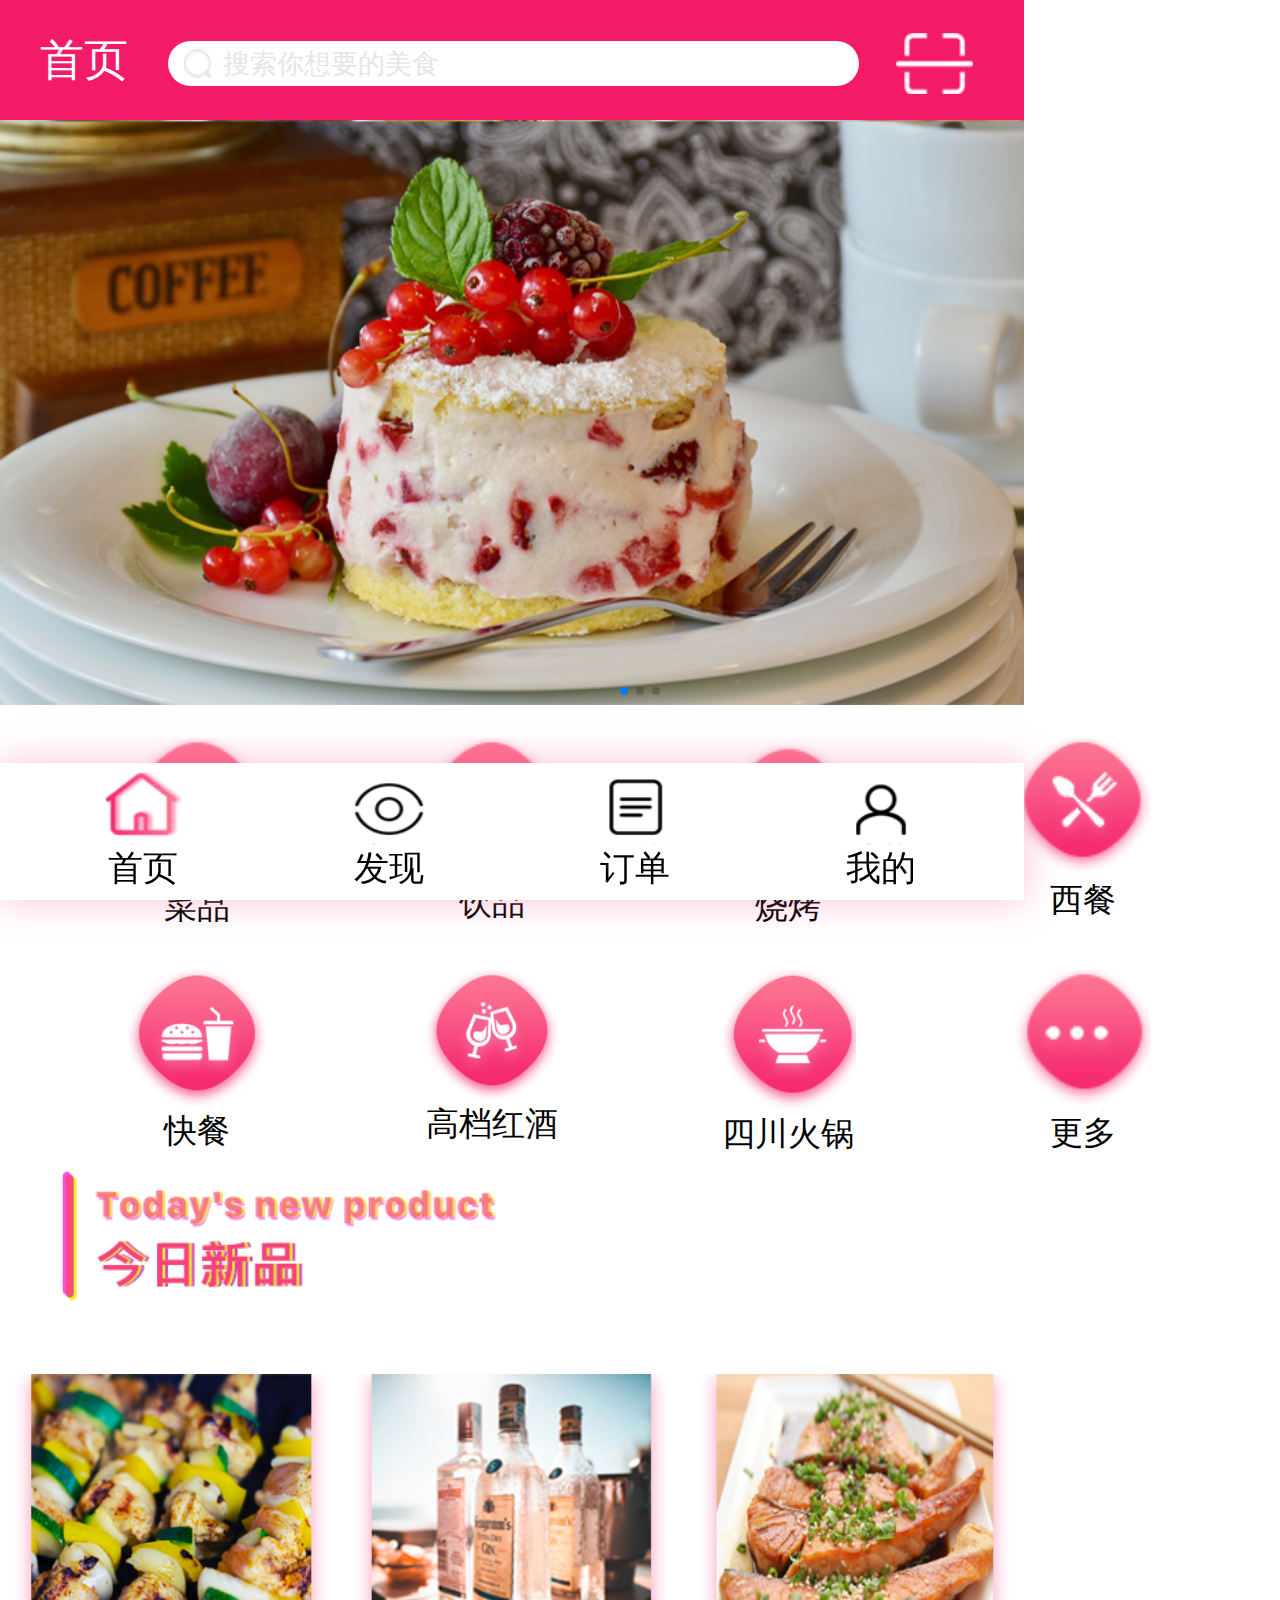
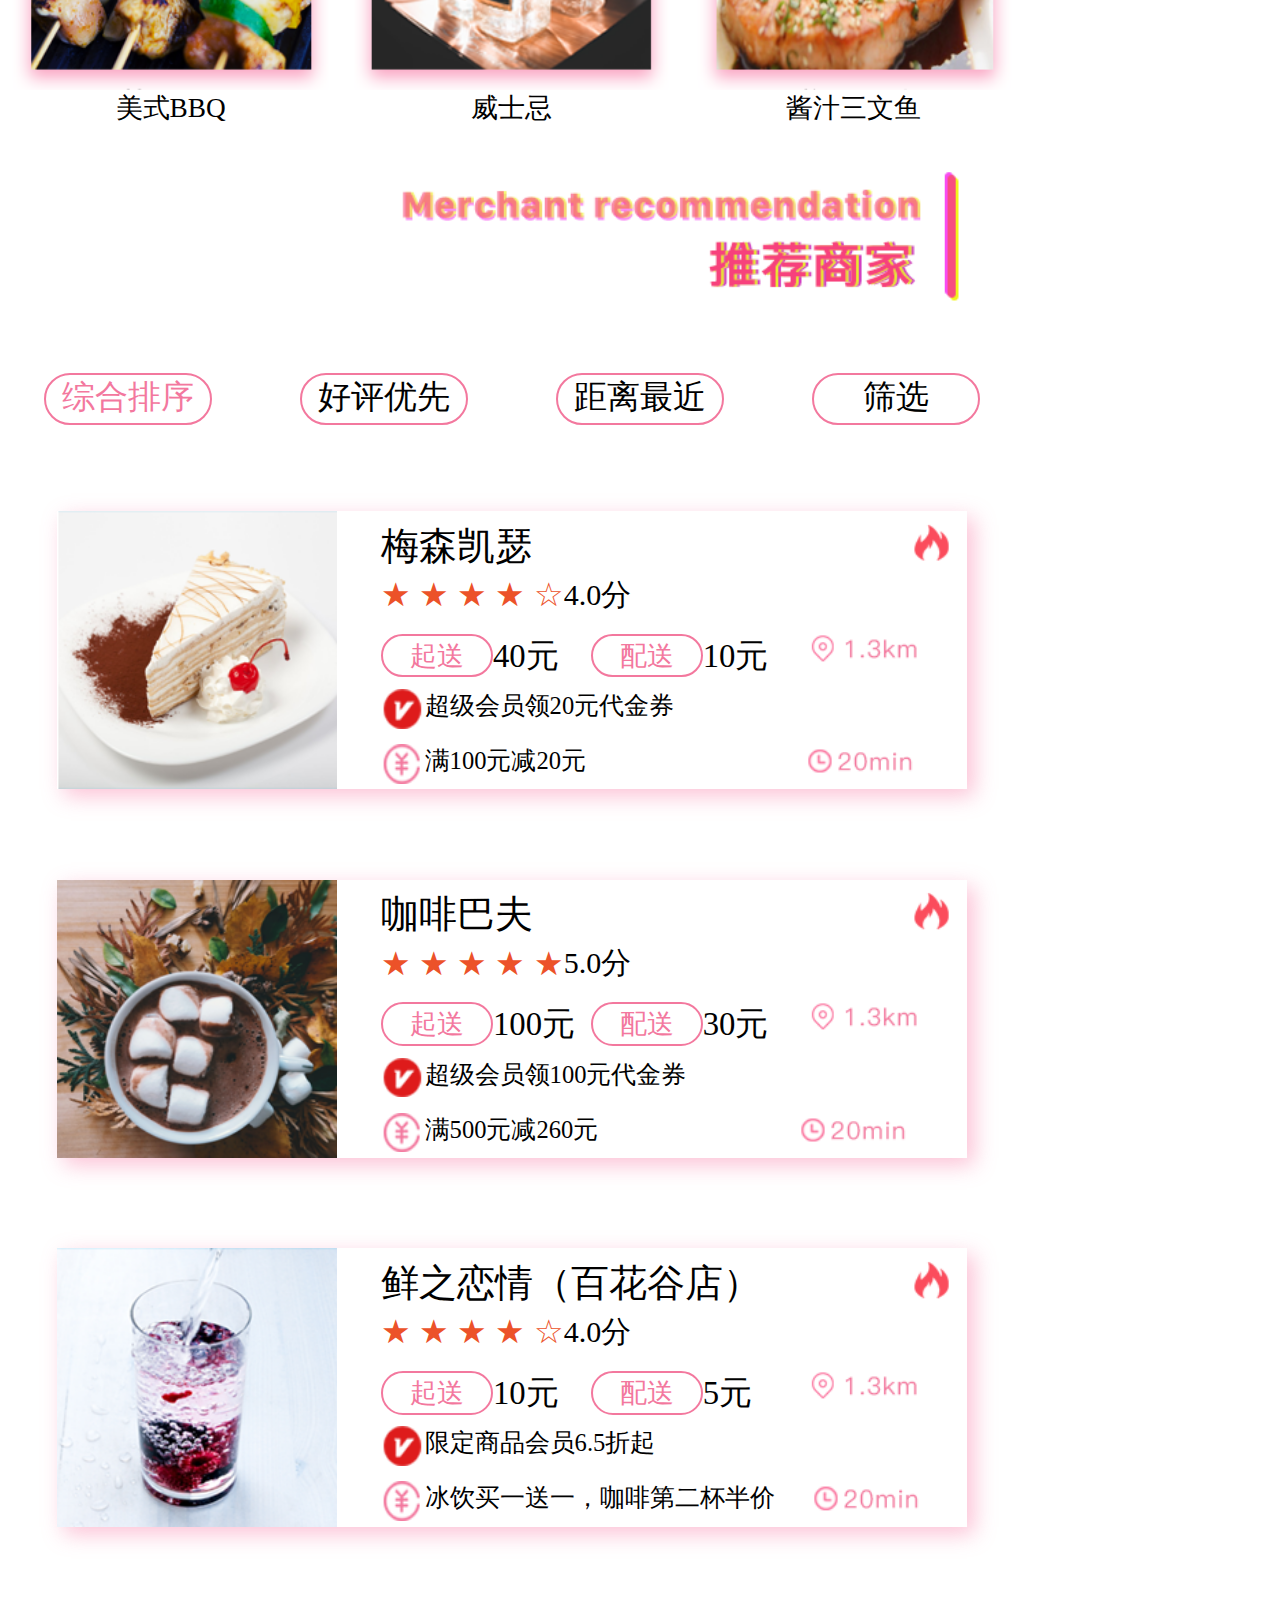
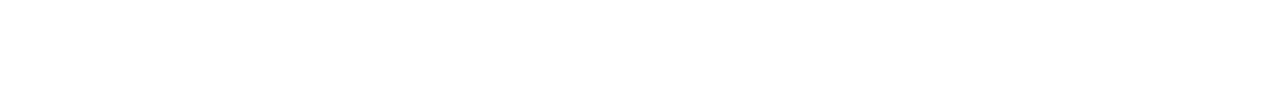
<file: index.html>
<!DOCTYPE html>
<html lang="en">
<head>
	<meta name="viewport" content="width=device-width,initial-scale=1.0,user-scalable=no">
	<meta charset="UTF-8">
	<title>喵先森首页</title>
	<link rel="stylesheet" href="css/swiper-4.4.1.min.css">
	<link rel="stylesheet" href="css/phone.css">
	<link rel="stylesheet" href="css/index.css">
</head>
<body>
	<!-- 顶部开始 -->
	<header>
		<a>首页</a>
		<input type="text" placeholder="搜索你想要的美食">
		<div class="scan">
			<img src="img/scan.png" alt="">
		</div>
	</header>
	<!-- 顶部结束 -->

	<!-- 轮播图开始 -->
	<div class="banner">
		<div class="swiper-container">
			<div class="swiper-wrapper">
				<div class="swiper-slide"><img src="img/banner.png" alt=""></div>
				<div class="swiper-slide"><img src="img/banner.png" alt=""></div>
				<div class="swiper-slide"><img src="img/banner.png" alt=""></div>
			</div>
			<!-- 如果需要分页器 -->
			<div class="swiper-pagination"></div>
		</div>
	</div>
	<!-- 轮播图结束 -->

	<!-- 美食分类开始 -->
	<nav>
		<ul>
			<li>
				<img src="img/c1.png" alt="">
				<a href="">菜品</a>
			</li>
			<li>
				<img src="img/c2.png" alt="">
				<a href="">饮品</a>
			</li>
			<li>
				<img src="img/c3.png" alt="">
				<a href="">烧烤</a>
			</li>
			<li>
				<img src="img/c4.png" alt="">
				<a href="">西餐</a>
			</li>
		</ul>
		<ul>
			<li class="second">
				<img src="img/c5.png" alt="">
				<a href="">快餐</a>
			</li>
			<li class="second">
				<img src="img/c6.png" alt="">
				<a href="">高档红酒</a>
			</li>
			<li class="second">
				<img src="img/c7.png" alt="">
				<a href="">四川火锅</a>
			</li>
			<li class="second">
				<img src="img/c8.png" alt="">
				<a href="">更多</a>
			</li>
		</ul>
	</nav>
	<!-- 美食分类结束 -->

	<!-- 今日标题开始 -->
	<div class="title">
		<img src="img/new.png" alt="">
	</div>
	<!-- 今日标题结束 -->

	<!-- 今日新品开始 -->
	<div class="new">
		<div class="pic">
			<img src="img/n1.png" alt="">
			<p>美式BBQ</p>
		</div>
		<div class="pic">
			<img src="img/n2.png" alt="">
			<p>威士忌</p>
		</div>
		<div class="pic">
			<img src="img/n3.png" alt="">
			<p>酱汁三文鱼</p>
		</div>
	</div>
	<!-- 今日新品结束 -->

	<!-- 推荐商家开始 -->
	<div class="title">
		<img src="img/merchant.png" alt="">
	</div>
	<!-- 推荐商家结束 -->
	
	<!-- 详情开始 -->
	<div class="details">
		<ul>
			<li>
				<p class="first">综合排序</p>
			</li>
			<li>
				<p>好评优先</p>
			</li>
			<li>
				<p>距离最近</p>
			</li>
			<li>
				<p>筛选</p>
			</li>
		</ul>
	</div>
	<!-- 详情结束 -->

	<!-- 列表开始 -->
	<div class="list">
		<div class="box">
			<div class="left">
				<a href="">
					<img src="img/p1_31.png" alt="">
				</a>
			</div>
			<div class="right">
				<div class="one">
					<p>梅森凯瑟</p>	
					<img src="img/hot.png" alt="">
				</div>
				<div class="two">
					<p>★ ★ ★ ★ ☆</p>
					<a href="">4.0分</a>
				</div>
				<div class="three">
					<div class="th-f">
						<div class="dis">起送</div>
						<a href="">40元</a>
					</div>
					<div class="th-f">
						<div class="dis">配送</div>
						<a href="">10元</a>
					</div>
					<div class="th-f">
						<img src="img/distance.png" alt="">
					</div>
				</div>
				<div class="four">
					<img src="img/v.png" alt="">
					<p>超级会员领20元代金券</p>
				</div>
				<div class="four">
					<img src="img/money.png" alt="">
					<p>满100元减20元</p>
					<img src="img/min_38.png" alt="" id="i1">
				</div>
			</div>
		</div>
		<div class="box">
			<div class="left">
				<a href="">
					<img src="img/p2_52.png" alt="">
				</a>
			</div>
			<div class="right">
				<div class="one">
					<p>咖啡巴夫</p>	
					<img src="img/hot.png" alt="">
				</div>
				<div class="two">
					<p>★ ★ ★ ★ ★</p>
					<a href="">5.0分</a>
				</div>
				<div class="three">
					<div class="th-f">
						<div class="dis">起送</div>
						<a href="">100元</a>
					</div>
					<div class="th-f">
						<div class="dis">配送</div>
						<a href="">30元</a>
					</div>
					<div class="th-f">
						<img src="img/distance.png" alt="">
					</div>
				</div>
				<div class="four">
					<img src="img/v.png" alt="">
					<p>超级会员领100元代金券</p>
				</div>
				<div class="four">
					<img src="img/money.png" alt="">
					<p>满500元减260元</p>
					<img src="img/min_38.png" alt="" id="i2">
				</div>
			</div>
		</div>
		<div class="box">
			<div class="left">
				<a href="commodity.html">
					<img src="img/p3_55.png" alt="">
				</a>
			</div>
			<div class="right">
				<div class="one">
					<p>鲜之恋情（百花谷店）</p>	
					<img src="img/hot.png" alt="">
				</div>
				<div class="two">
					<p>★ ★ ★ ★ ☆</p>
					<a href="">4.0分</a>
				</div>
				<div class="three">
					<div class="th-f">
						<div class="dis">起送</div>
						<a href="">10元</a>
					</div>
					<div class="th-f">
						<div class="dis">配送</div>
						<a href="">5元</a>
					</div>
					<div class="th-f">
						<img src="img/distance.png" alt="">
					</div>
				</div>
				<div class="four">
					<img src="img/v.png" alt="">
					<p>限定商品会员6.5折起</p>
				</div>
				<div class="four">
					<img src="img/money.png" alt="">
					<p>冰饮买一送一，咖啡第二杯半价</p>
					<img src="img/min_38.png" alt="" id="i3">
				</div>
			</div>
		</div>
	</div>
	<!-- 列表结束 -->
	
	<!-- 底部开始 -->
	<footer>
		<ul>
			<li>
				<a href="">
					<img src="img/home.png" alt="">
				</a>
				<a href="">首页</a>
			</li>
			<li>
				<a href="">
					<img src="img/eye.png" alt="">
				</a>
				<a href="">发现</a>
			</li>
			<li>
				<a href="">
					<img src="img/ding.png" alt="">
				</a>
				<a href="">订单</a>
			</li>
			<li>
				<a href="">
					<img src="img/my.png" alt="">
				</a>
				<a href="">我的</a>
			</li>
		</ul>
	</footer>
	<!-- 底部结束 -->
	<script src="js/swiper-4.4.1.min.js"></script>
	<script src="js/index.js"></script>
	<script>
        var mySwiper = new Swiper ('.swiper-container', {
            direction: 'horizontal',
            loop: true,

            // 如果需要分页器
            pagination: {
                el: '.swiper-pagination',
            },

            // 如果需要前进后退按钮
            navigation: {
                nextEl: '.swiper-button-next',
                prevEl: '.swiper-button-prev',
            },

            // 如果需要滚动条
            scrollbar: {
                el: '.swiper-scrollbar',
            },
            autoplay: {
                stopOnLastSlide: false,
            }
        })
	</script>
</body>
</html>
</file>
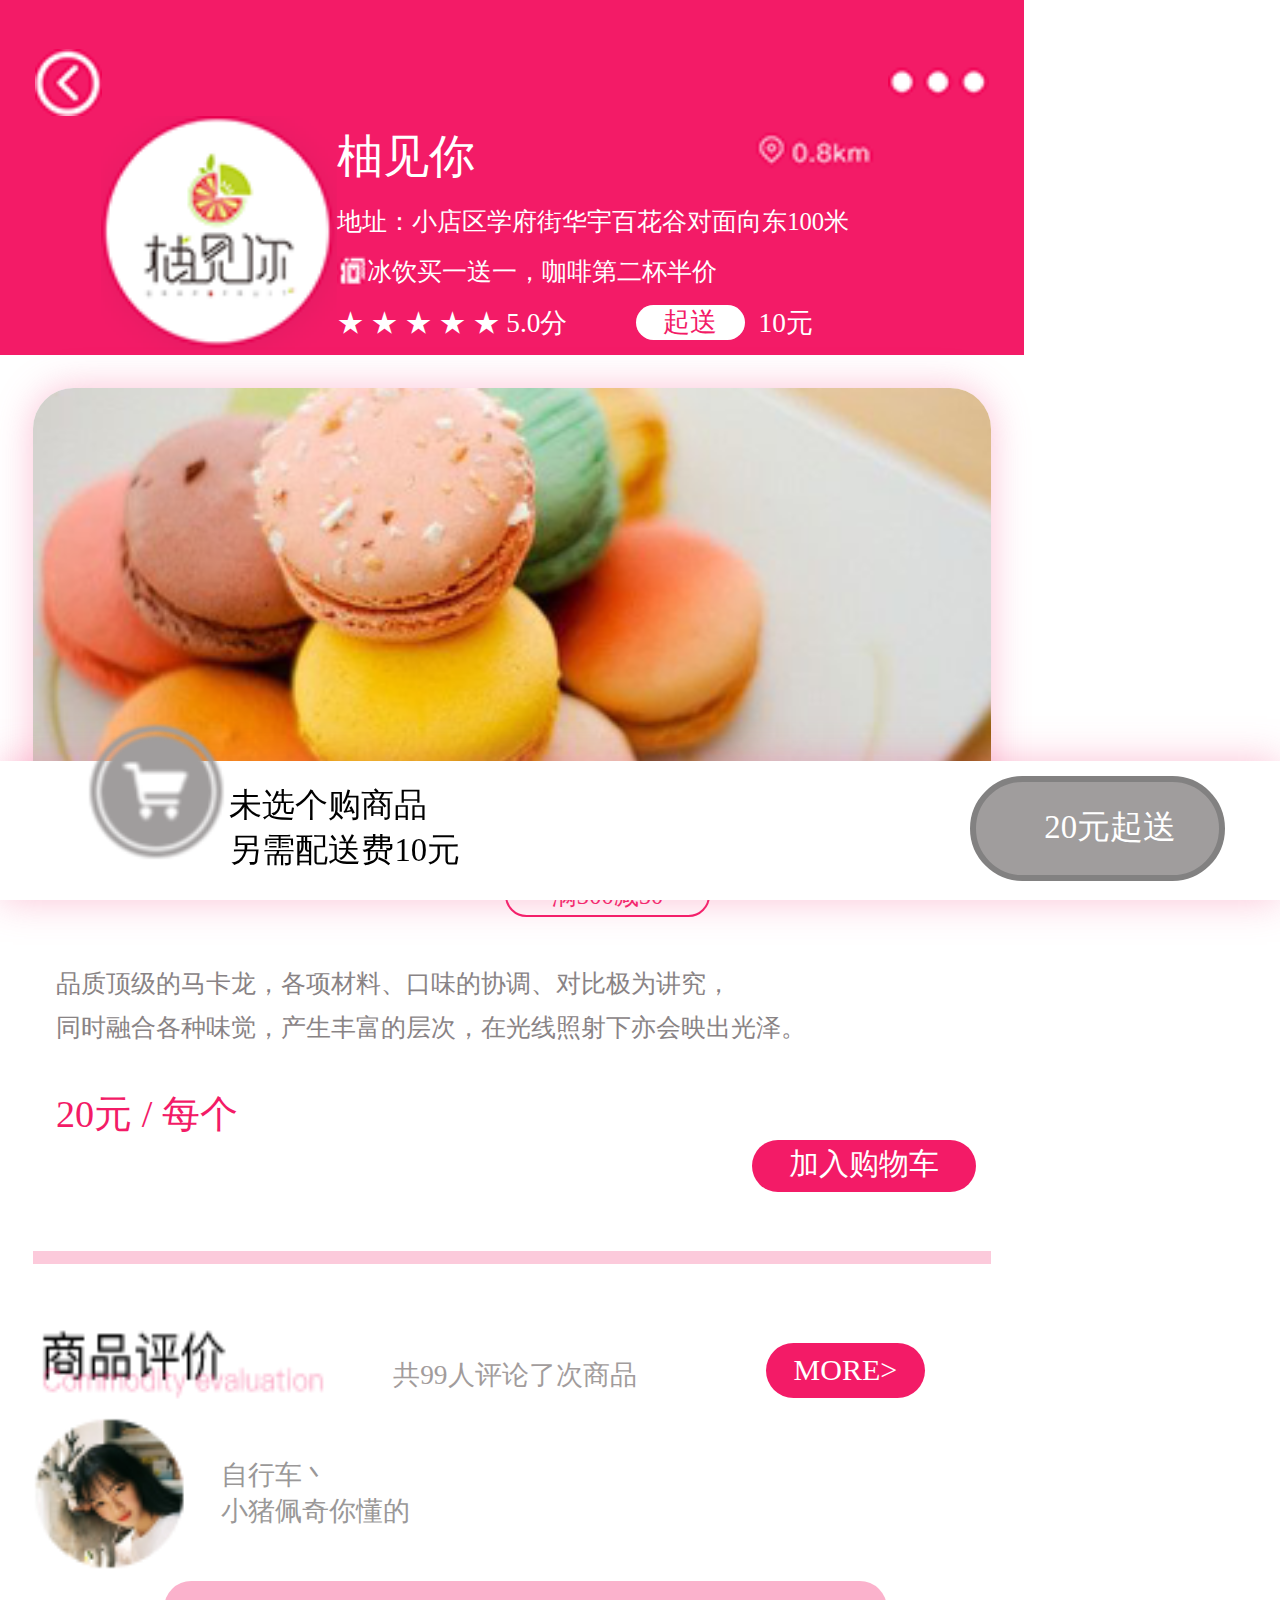
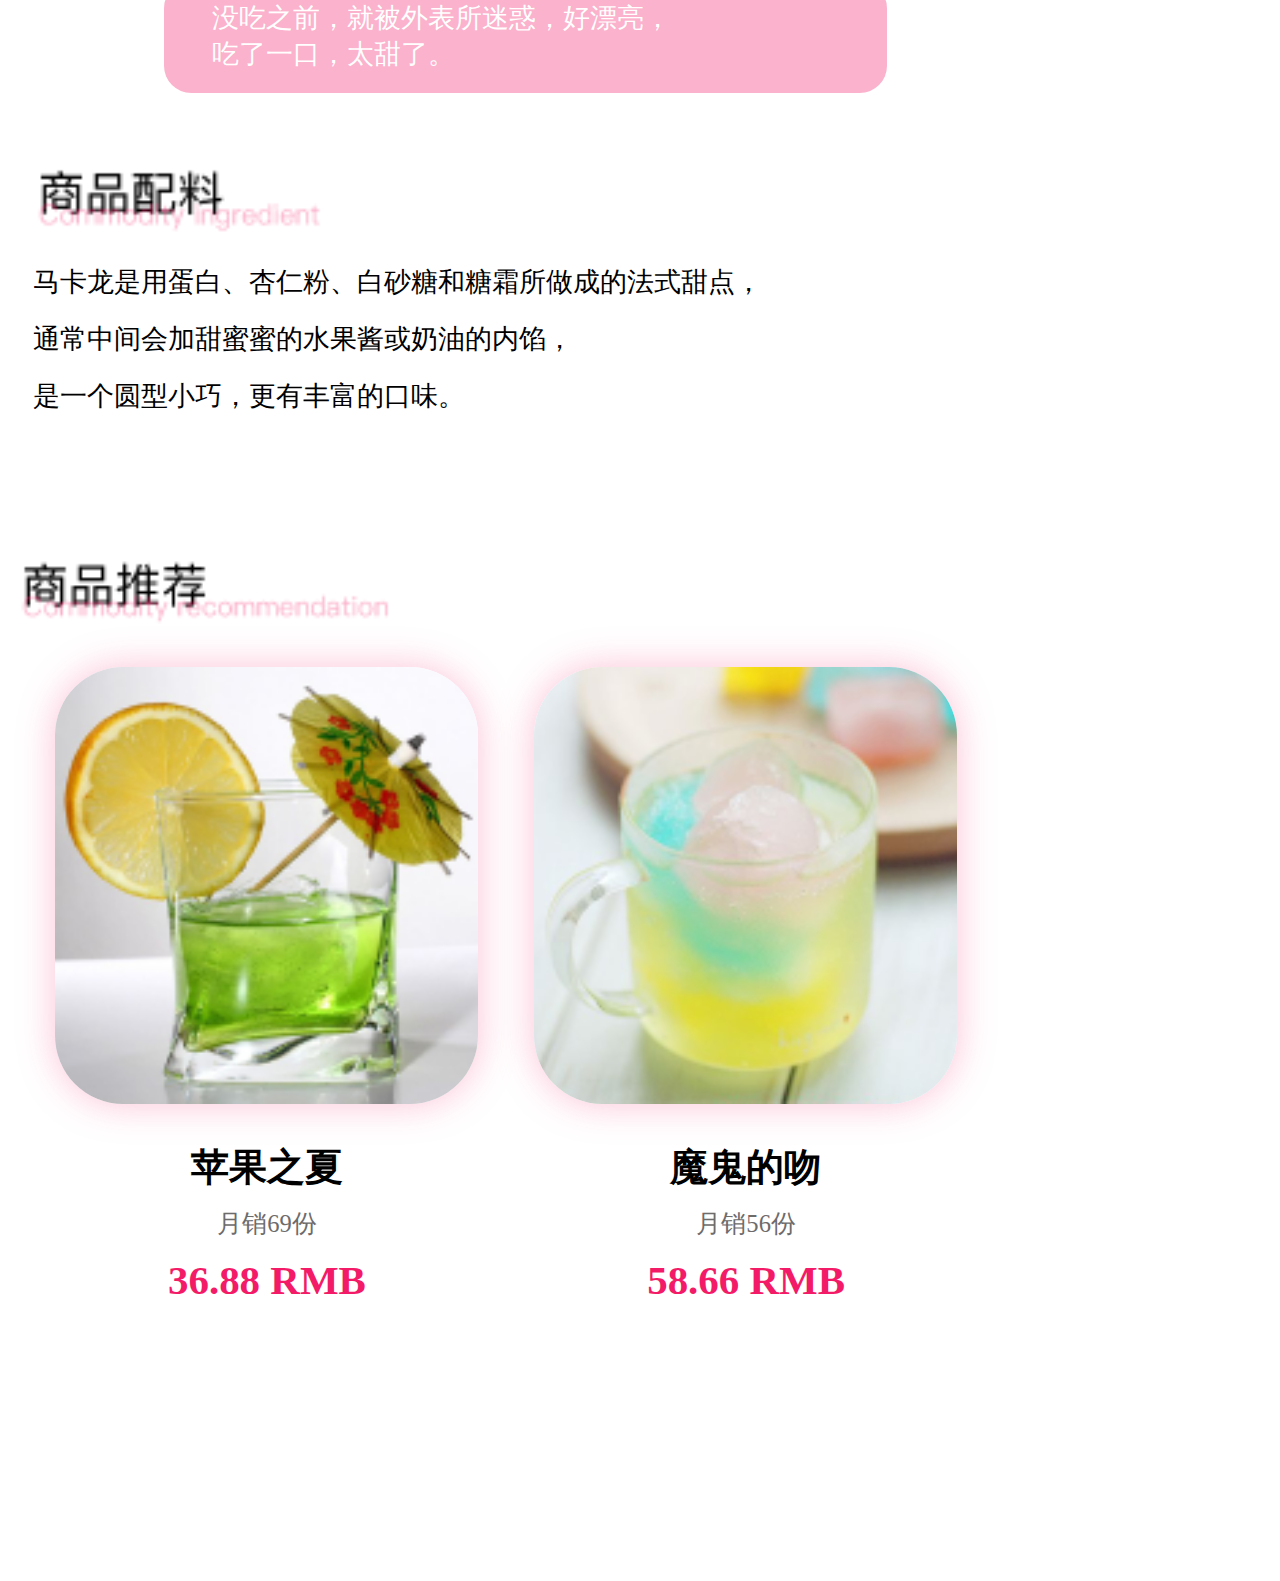
<file: commodity.html>
<!DOCTYPE html>
<html lang="en">
<head>
	<meta name="viewport" content="width=device-width,initial-scale=1.0,user-scalable=no">
	<meta charset="UTF-8">
	<title>商品详情</title>
	<link rel="stylesheet" href="css/phone.css">
	<link rel="stylesheet" href="css/commodity.css">
</head>
<body>
	<!-- 头部开始 -->
	<header>
		<div class="top">
			<a href="shop.html">
				<img src="img/back.png" alt="" class="back">
			</a>
			<img src="img/more.png" alt="" class="more">
		</div>
		<div class="yjn">
			<a href="shop.html"><img src="img/logo.png" alt=""></a>
			<div class="nav">
				<div class="one">
					<p>柚见你</p>
					<img src="img/lu.png" alt="">
				</div>
				<div class="two">
					<p>地址：小店区学府街华宇百花谷对面向东100米</p>
				</div>
				<div class="two">
					<img src="img/tehui.png" alt=""> 
					<p>冰饮买一送一，咖啡第二杯半价</p>
				</div>
				<div class="four">
					<p>★ ★ ★ ★ ★  5.0分</p>
					<div class="money">起送</div>
					<p>10元</p>
				</div>
			</div>
		</div>
	</header>
	<!-- 头部结束 -->
	
	<div class="banner">
		<div class="b-dot">1/6</div>
	</div>
	<div class="full">满300减50</div>
	<div class="car">
		<p>品质顶级的马卡龙，各项材料、口味的协调、对比极为讲究，</p>
		<p>同时融合各种味觉，产生丰富的层次，在光线照射下亦会映出光泽。</p>
		<h3>20元 / 每个</h3>
		<a href="">加入购物车</a>
	</div>
	<div class="eva">
		<img src="img/c-pj.png" alt="">
		<p>共99人评论了次商品</p>
		<a href="">MORE&gt;</a>
	</div>
	<div class="c-head">
		<img src="img/c-head.png" alt="">
		<p>自行车丶<br>小猪佩奇你懂的</p>
	</div>
	<div class="pink">
		<p>没吃之前，就被外表所迷惑，好漂亮，</p>
		<p>吃了一口，太甜了。</p>
	</div>
	<div class="ing">
		<img src="img/c-pl.png" alt="">
		<p>马卡龙是用蛋白、杏仁粉、白砂糖和糖霜所做成的法式甜点，</p>
		<p>通常中间会加甜蜜蜜的水果酱或奶油的内馅，</p>
		<p>是一个圆型小巧，更有丰富的口味。</p>
	</div>
	<img src="img/c-tj.png" alt="">
	<div class="rec">
		<div class="pic">
			<div class="hh"><img src="img/c-b1.png" alt=""></div>
			<h2>苹果之夏</h2>
			<h3>月销69份</h3>
			<p>36.88   RMB</p>
		</div>
		<div class="pic">
			<div class="hh"><img src="img/c-b2.png" alt=""></div>
			<h2>魔鬼的吻</h2>
			<h3>月销56份</h3>
			<p>58.66   RMB</p>
		</div>
	</div>
	<!-- 底部开始 -->
	<footer>
		<img src="img/shopingcar.png" alt="">
		<div class="zi">
			<p>未选个购商品</p>
			<p>另需配送费10元</p>
		</div>
		<a href=""><img src="img/dot-all.png" alt="" id="dot-all">20元起送</a>
	</footer>
	<!-- 底部结束 -->




















</body>
</html>
</file>
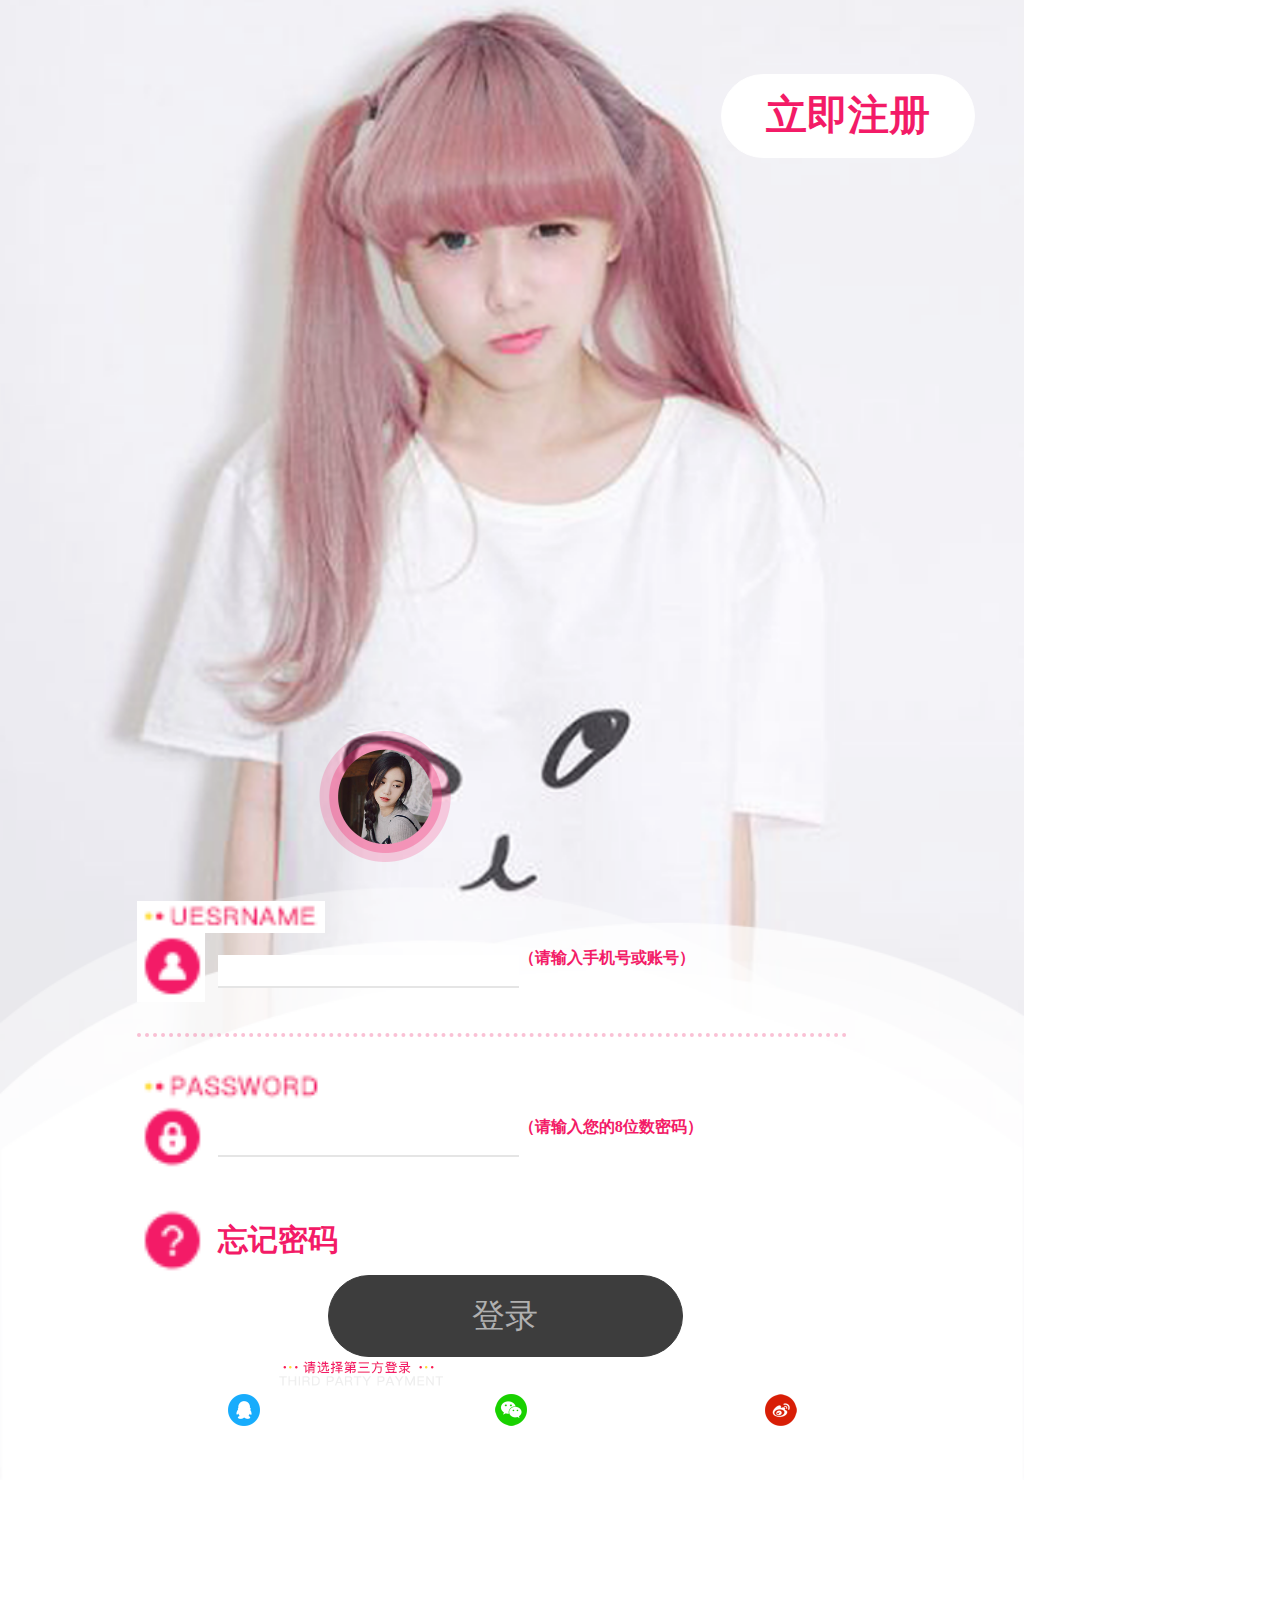
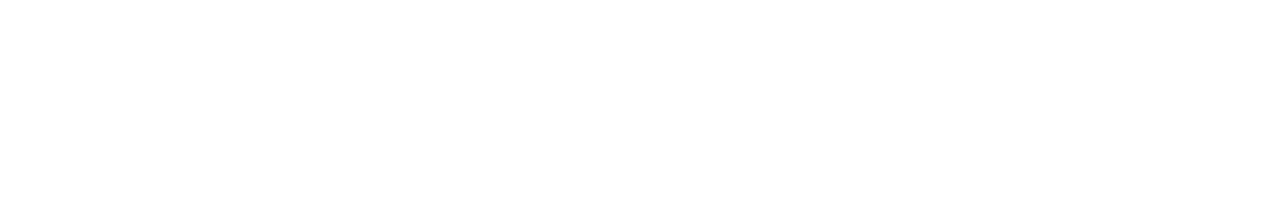
<file: login.html>
<!DOCTYPE html>
<html lang="en">
<head>
	<meta name="viewport" content="width=device-width,initial-scale=1.0,user-scalable=no">
	<meta charset="UTF-8">
	<title>登录</title>
	<link rel="stylesheet" href="css/phone.css">
	<link rel="stylesheet" href="css/login.css">
</head>
<body>
	<main>
		<a href="register.html" id="zc">立即注册</a>
		<img src="img/login-header.png" alt="" id="head">
		<div class="nav">
			<img src="img/login-name.png" alt="">
			<div class="one">
				<img src="img/login-name-l.png" alt="">
				<input type="text" class="v_name">
				<p class="name">（请输入手机号或账号）</p>
				<img src="img/dui.png" alt="" class="false_n">
			</div>
		</div>
		<div class="nav" id="two">
			<img src="img/login-password.png" alt="">
			<div class="one">
				<img src="img/login-password-l.png" alt="">
				<input type="password" class="v_password">
				<p class="password">（请输入您的8位数密码）</p>
				<img src="img/dui.png" alt="" class="false_p">
			</div>
		</div>
		<div class="nav" id="three">
			<div class="one">
				<img src="img/login-forget.png" alt="">
				<p class="forget">忘记密码</p>
			</div>
		</div>
		<a href="index.html" class="none">登录</a>
		<img src="img/login-three.png" alt="" id="sj">
		<footer>
			<img src="img/qq.png" alt="">
			<img src="img/weixin.png" alt="">
			<img src="img/weibo.png" alt="">
		</footer>
		
	</main>
	<script src="js/index.js"></script>
</body>
</html>
</file>
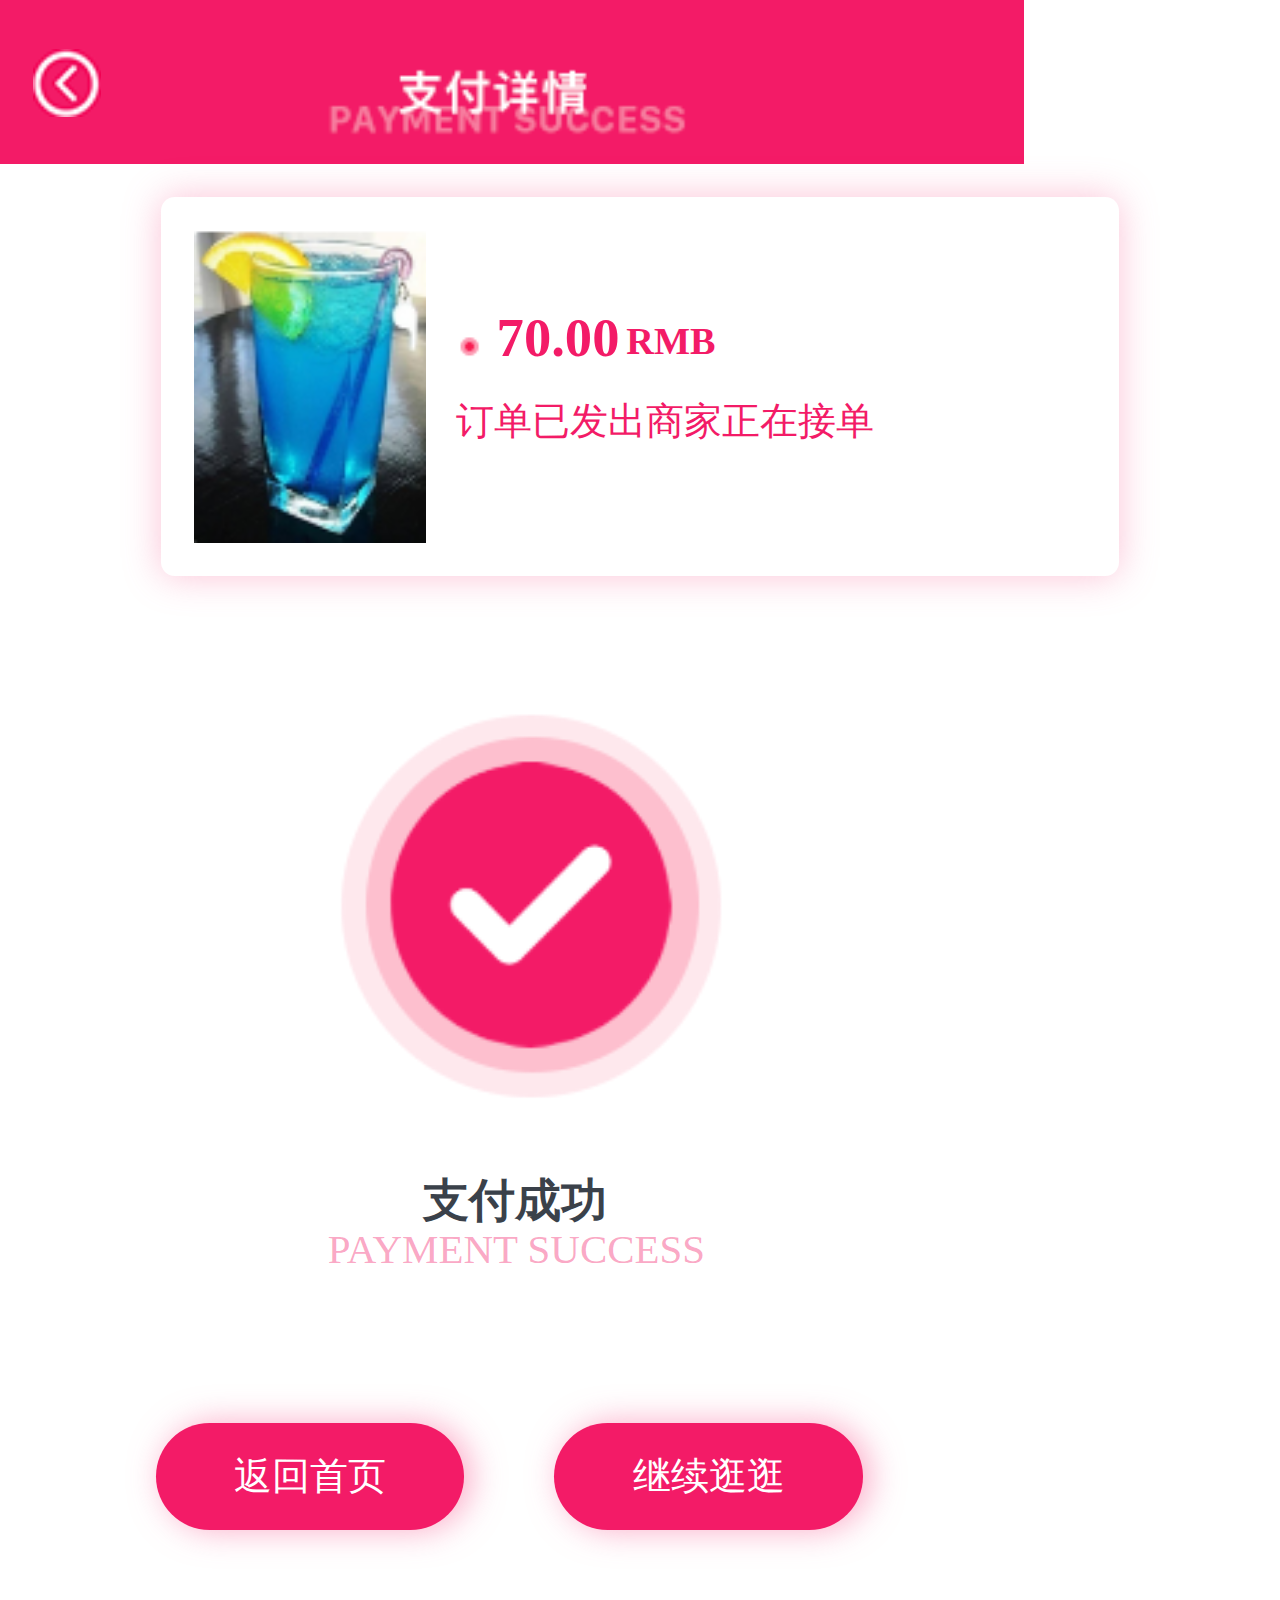
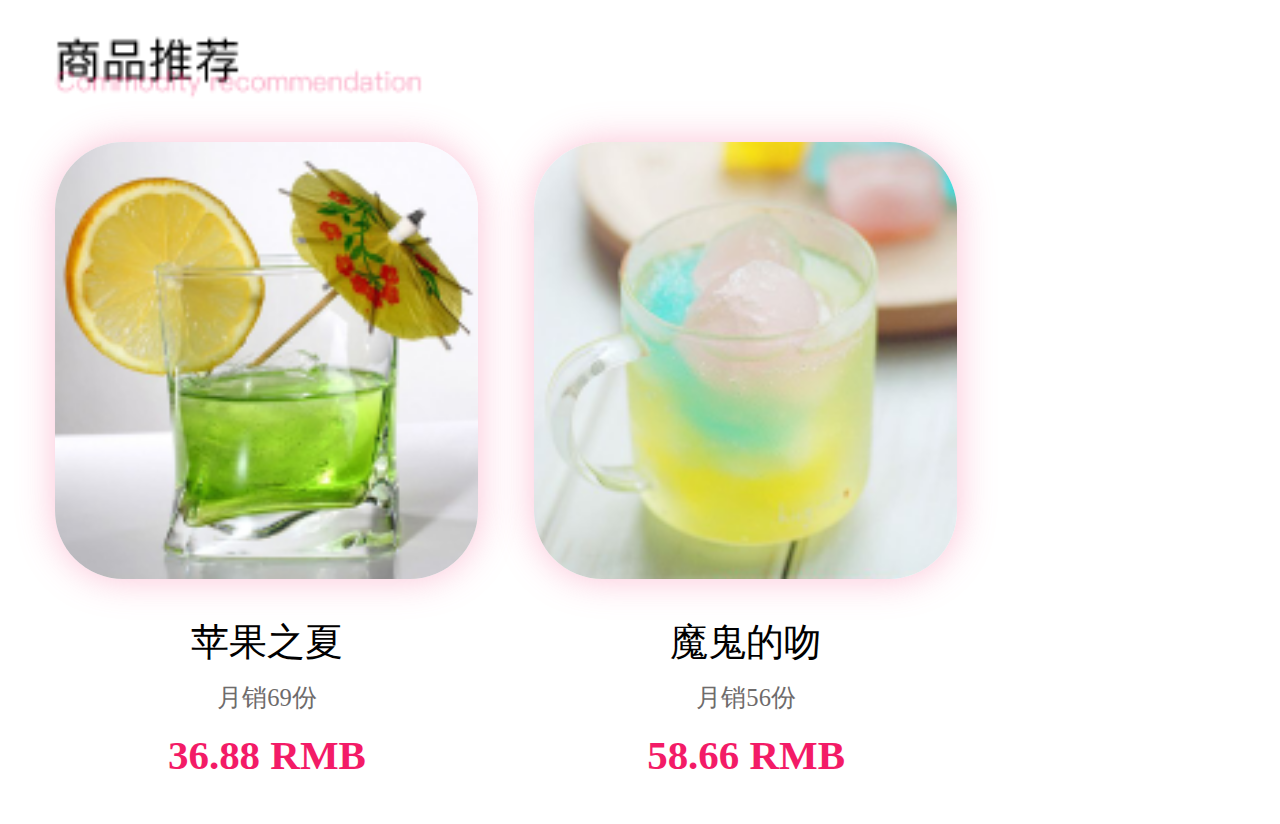
<file: over.html>
<!DOCTYPE html>
<html lang="en">
<head>
	<meta name="viewport" content="width=device-width,initial-scale=1.0,user-scalable=no">
	<meta charset="UTF-8">
	<title>支付成功</title>
	<link rel="stylesheet" href="css/phone.css">
	<link rel="stylesheet" href="css/over.css">
</head>
<body>
	<header>
		<a href="index.html"><img src="img/back.png" alt="" id="back"></a>
		<img src="img/over-head.png" alt="">
	</header>
	<div class="shop">
		<img src="img/over-w.png" alt="">
		<div class="right">
			<div class="zi">
				<img src="img/sure-dot.png" alt="">
				<h2>70.00</h2>
				<h3>RMB</h3>
			</div>
			<p>订单已发出商家正在接单</p>
		</div>
	</div>
	<img src="img/over-ture.png" alt="">
	<p>支付成功</p>
	<h2>PAYMENT SUCCESS</h2>
	<div class="box">
		<a href="index.html">返回首页</a>
		<a href="shop.html">继续逛逛</a>
	</div>
	<img src="img/c-tj.png" alt="" id="xq">
	<div class="rec">
		<div class="pic">
			<div class="hh"><img src="img/c-b1.png" alt=""></div>
			<h2>苹果之夏</h2>
			<h3>月销69份</h3>
			<p>36.88   RMB</p>
		</div>
		<div class="pic">
			<div class="hh"><img src="img/c-b2.png" alt=""></div>
			<h2>魔鬼的吻</h2>
			<h3>月销56份</h3>
			<p>58.66   RMB</p>
		</div>
</file>
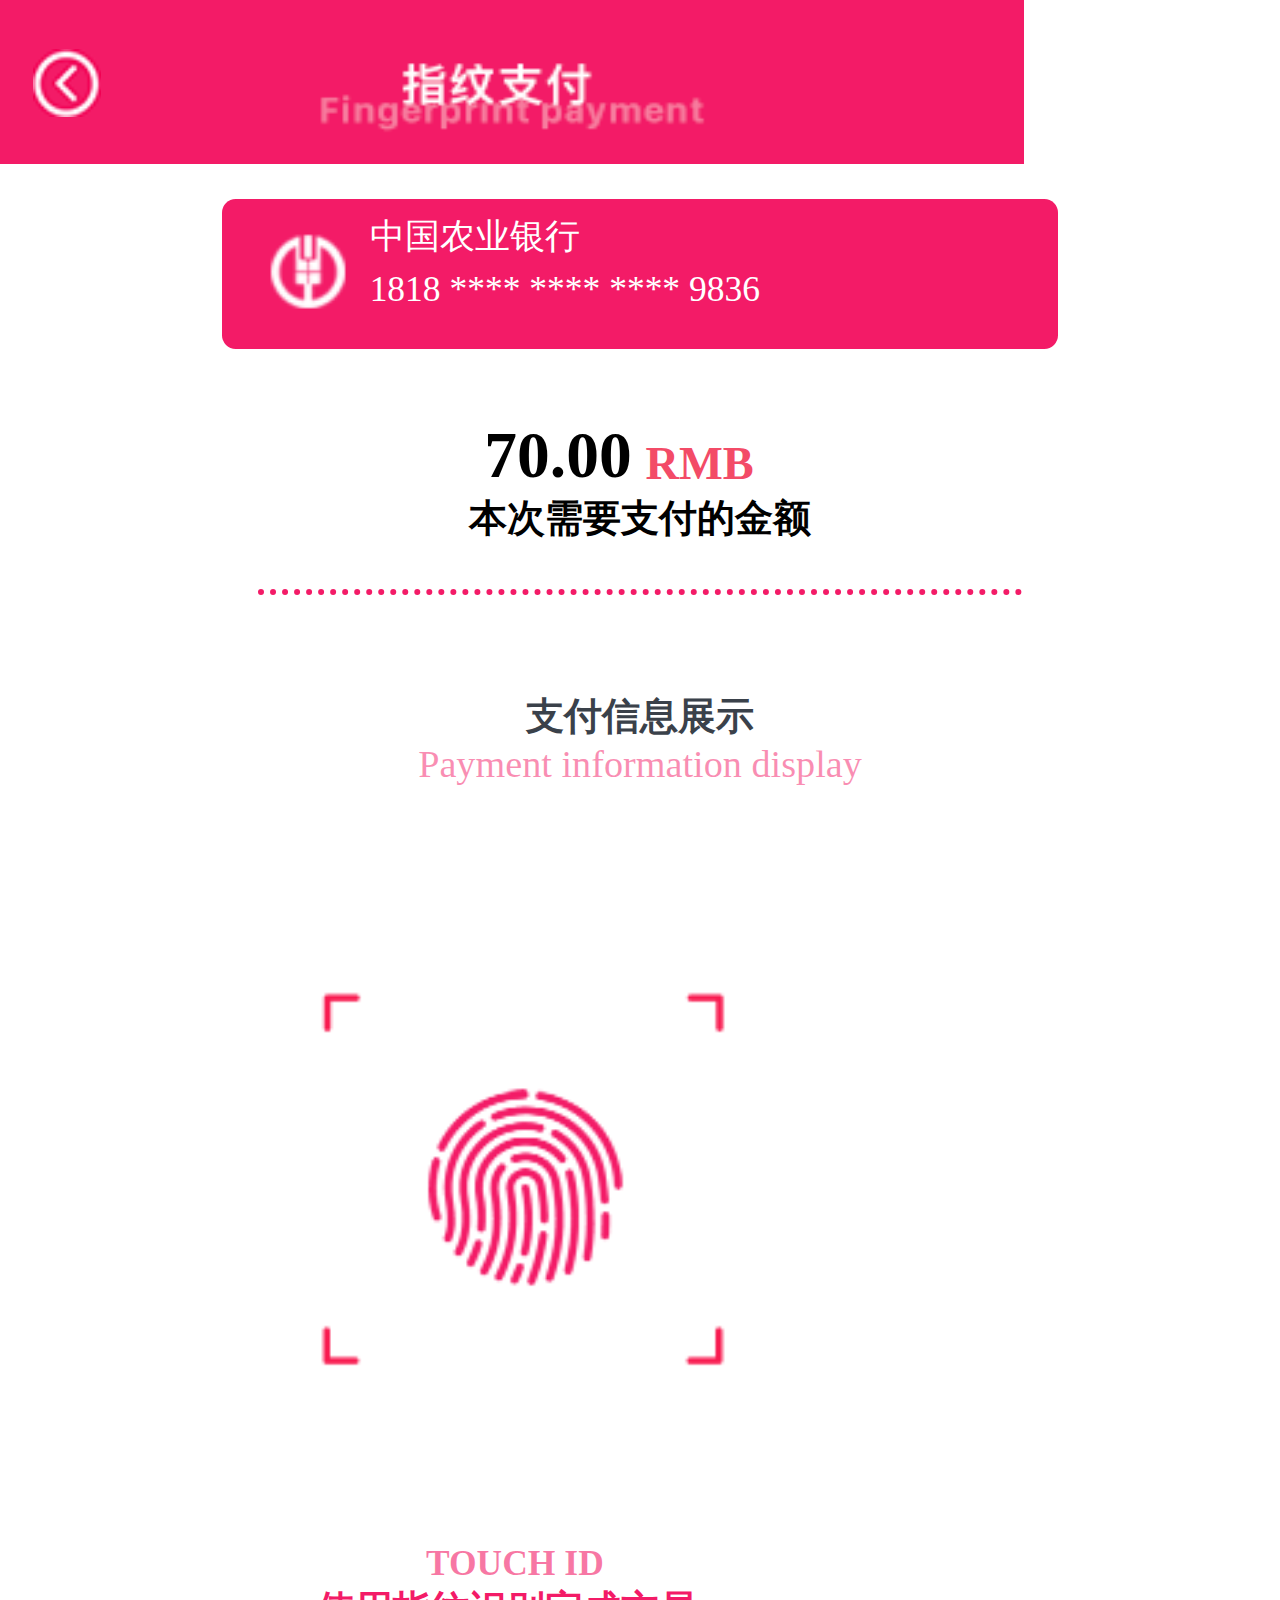
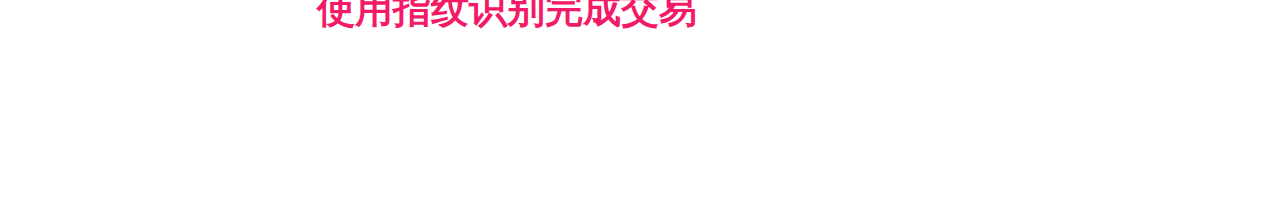
<file: pay.html>
<!DOCTYPE html>
<html lang="en">
<head>
	<meta name="viewport" content="width=device-width,initial-scale=1.0,user-scalable=no">
	<meta charset="UTF-8">
	<title>指纹支付</title>
	<link rel="stylesheet" href="css/phone.css">
	<link rel="stylesheet" href="css/pay.css">
</head>
<body>
	<header>
		<a href="sure.html"><img src="img/back.png" alt="" id="back"></a>
		<img src="img/pay-head.png" alt="">
	</header>
	<div class="bank">
		<img src="img/pay-card.png" alt="">
		<div class="card">
			<p>中国农业银行</p>
			<p>1818 **** **** **** 9836</p>
		</div>
	</div>
	<div class="money">
		<div class="seven">
			<h2>70.00</h2>
			<h3>RMB</h3>
		</div>
		<h6>本次需要支付的金额</h6>
	</div>
	<div class="pay">
		<h3>支付信息展示</h3>
		<p>Payment information display</p>
	</div>
	<a href="over.html"><img src="img/pay-zw.png" alt=""></a>
	<footer>
		<p>TOUCH ID</p>
		<h2>使用指纹识别完成交易</h2>
	</footer>
</body>
</html>
</file>
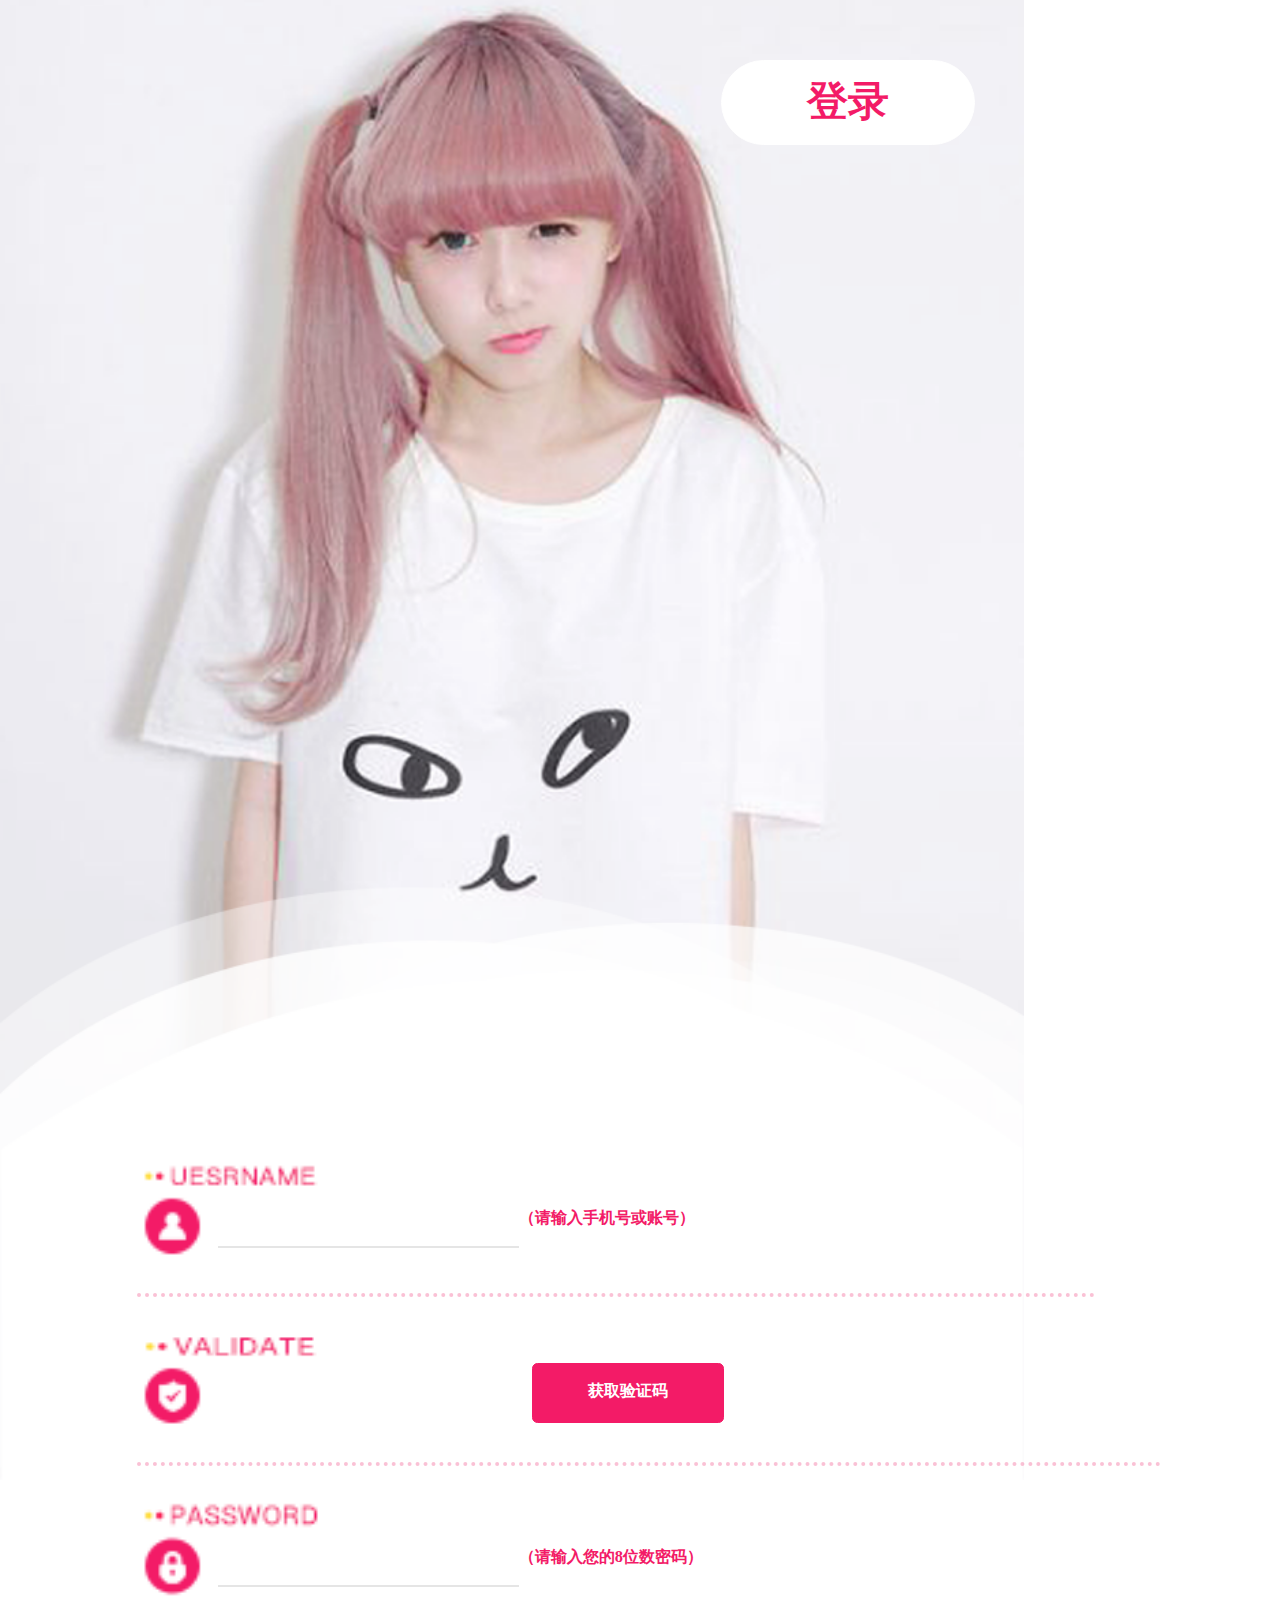
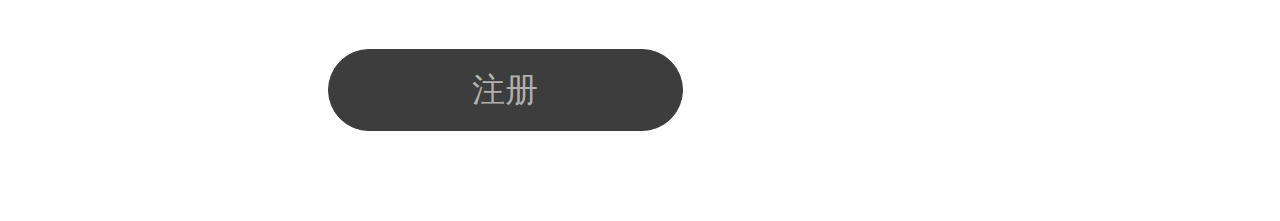
<file: register.html>
<!DOCTYPE html>
<html lang="en">
<head>
	<meta name="viewport" content="width=device-width,initial-scale=1.0,user-scalable=no">
	<meta charset="UTF-8">
	<title>注册</title>
	<link rel="stylesheet" href="css/phone.css">
	<link rel="stylesheet" href="css/register.css">
</head>
<body>
	<main>
		<a href="login.html" id="zc">登录</a>
		<div class="nav">
			<img src="img/login-name.png" alt="">
			<div class="one">
				<img src="img/login-name-l.png" alt="">
				<input type="text" class="v_name">
				<p class="name">（请输入手机号或账号）</p>
				<img src="img/dui.png" alt="" class="false_n">
			</div>
		</div>
		<div class="nav" id="two">
			<img src="img/yzm.png" alt="">
			<div class="two">
				<img src="img/yzm-l.png" alt="">
				<!--<input type="text" class="v_ma">-->
				<p class="pull">获取验证码</p>
			</div>
		</div>
		<div class="nav" id="three">
			<img src="img/login-password.png" alt="">
			<div class="one">
				<img src="img/login-password-l.png" alt="">
				<input type="password" class="v_password">
				<p class="password">（请输入您的8位数密码）</p>
				<img src="img/dui.png" alt="" class="false_p">
			</div>
		</div>
		<a href="login.html" class="none">注册</a>
	</main>
	<script src="js/index.js"></script>
</body>
</html>
</file>
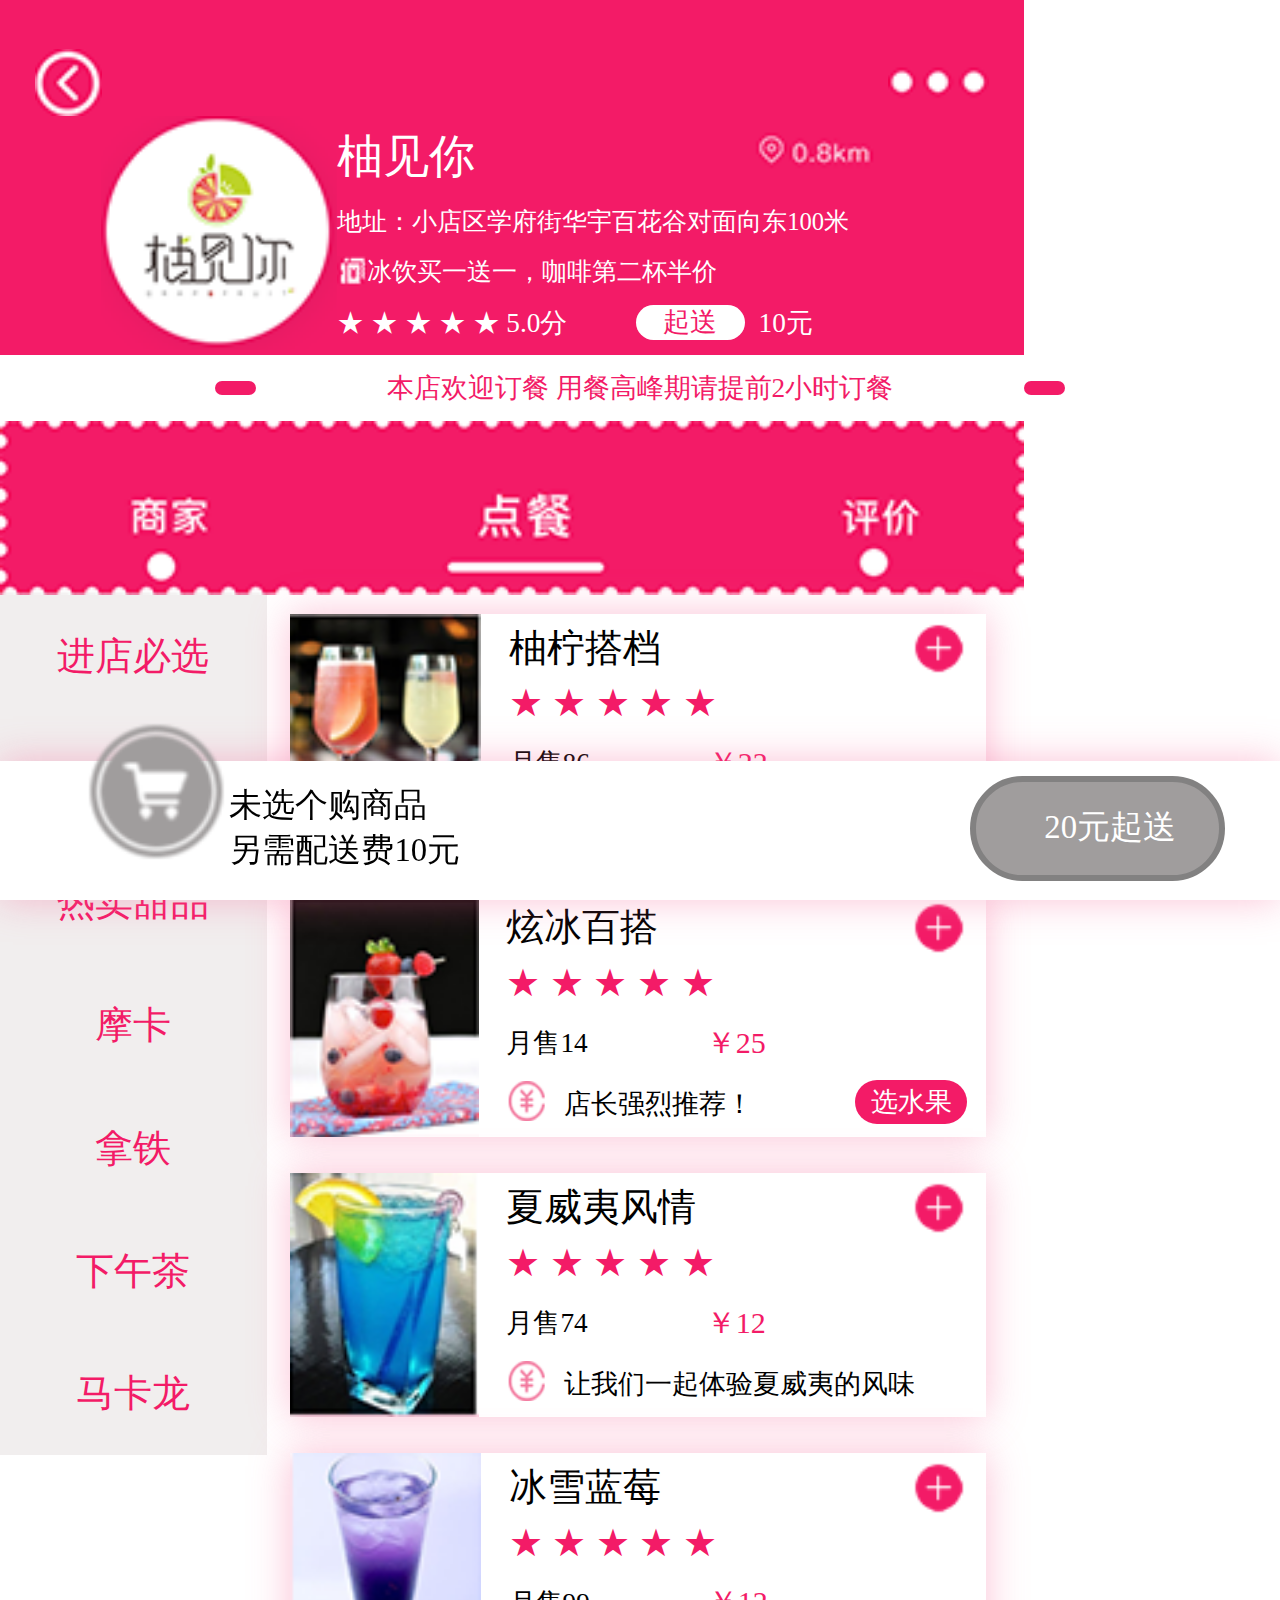
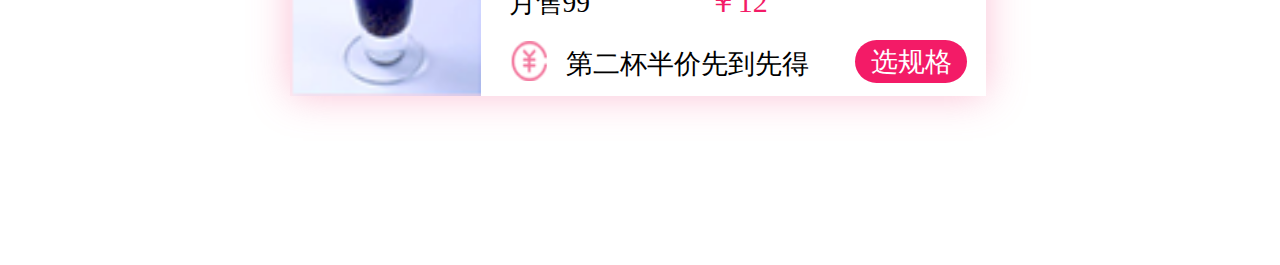
<file: shop.html>
<!DOCTYPE html>
<html lang="en">
<head>
	<meta name="viewport" content="width=device-width,initial-scale=1.0,user-scalable=no">
	<meta charset="UTF-8">
	<title>店铺详情</title>
	<link rel="stylesheet" href="css/phone.css">
	<link rel="stylesheet" href="css/shop.css">
</head>
<body>
	<!-- 头部开始 -->
	<header>
		<div class="top">
			<a href="index.html">
				<img src="img/back.png" alt="" class="back">
			</a>
			<img src="img/more.png" alt="" class="more">
		</div>
		<div class="yjn">
			<img src="img/logo.png" alt="">
			<div class="nav">
				<div class="one">
					<p>柚见你</p>
					<img src="img/lu.png" alt="">
				</div>
				<div class="two">
					<p>地址：小店区学府街华宇百花谷对面向东100米</p>
				</div>
				<div class="two">
					<img src="img/tehui.png" alt=""> 
					<p>冰饮买一送一，咖啡第二杯半价</p>
				</div>
				<div class="four">
					<p>★ ★ ★ ★ ★  5.0分</p>
					<div class="money">起送</div>
					<p>10元</p>
				</div>
			</div>
		</div>
	</header>
	<!-- 头部结束 -->

	<div class="pic">
			<div class="style-l"></div>
			<p>本店欢迎订餐 用餐高峰期请提前2小时订餐</p>
			<div class="style-r"></div>
		</div>
	<div class="pic-p">
		<img src="img/d-title.png" alt="">
	</div>
	<!-- 内容开始 -->
	<main>
		<div class="left">
			<ul>
				<li>进店必选</li>
				<li>夏日推荐</li>
				<li>热卖甜品</li>
				<li>摩卡</li>
				<li>拿铁</li>
				<li>下午茶</li>
				<li>马卡龙</li>
			</ul>
		</div>
		<div class="right">
			<div class="box">
				<img src="img/d1.png" alt="">
				<div class="r">
					<div class="one">
						<p>柚柠搭档</p>
						<img src="img/jia.png" alt="" class="more_shop">
					</div>
					<span>★ ★ ★ ★ ★</span>
					<div class="three">
						<p>月售86</p>
						<p id="pink">￥22</p>
					</div>
					<div class="four">
						<img src="img/money.png" alt="">
						<p>买3杯送香蕉土司一块</p>
						<div class="choose">选规格</div>
					</div>
				</div>
			</div>
			<div class="box">
				<img src="img/d2.png" alt="">
				<div class="r">
					<div class="one">
						<p>炫冰百搭</p>
						<img src="img/jia.png" alt="" class="more_shop">
					</div>
					<span>★ ★ ★ ★ ★</span>
					<div class="three">
						<p>月售14</p>
						<p id="pink">￥25</p>
					</div>
					<div class="four">
						<img src="img/money.png" alt="">
						<p>店长强烈推荐！</p>
						<div class="choose">选水果</div>
					</div>
				</div>
			</div>
			<div class="box">
				<img src="img/d3.png" alt="">
				<div class="r">
					<div class="one">
						<p>夏威夷风情</p>
						<img src="img/jia.png" alt="" class="more_shop">
						<span class="number"></span>
						<img src="img/jian.png" alt="" class="minus">
					</div>
					<span>★ ★ ★ ★ ★</span>
					<div class="three">
						<p>月售74</p>
						<p id="pink">￥12</p>
					</div>
					<div class="four">
						<img src="img/money.png" alt="">
						<p>让我们一起体验夏威夷的风味</p>
						<!-- <div class="choose">选规格</div> -->
					</div>
				</div>
			</div>
			<div class="box">
				<img src="img/d4.png" alt="">
				<div class="r">
					<div class="one">
						<p>冰雪蓝莓</p>
						<img src="img/jia.png" alt="" class="more_shop">
					</div>
					<span>★ ★ ★ ★ ★</span>
					<div class="three">
						<p>月售99</p>
						<p id="pink">￥12</p>
					</div>
					<div class="four">
						<img src="img/money.png" alt="">
						<p>第二杯半价先到先得</p>
						<div class="choose">选规格</div>
					</div>
				</div>
			</div>
		</div>
	</main>
	<!-- 内容结束 -->

	<!-- 底部开始 -->
	<footer>
		<div class="no">
			<img src="img/shopingcar.png" alt="">
			<div class="zi">
				<p>未选个购商品</p>
				<p>另需配送费10元</p>
			</div>
			<a href="javascript:;"><img src="img/dot-all.png" alt="" id="dot-all">20元起送</a>
		</div>
		<div class="yes">
			<img src="img/shopingcar_fire.png" alt="">
			<div class="zi">
				<p><span class="sum"></span>RMB</p>
				<p>另需配送费10元</p>
			</div>
			<a href="sure.html" class="fire"><img src="img/dot-all.png" alt="" id="dot-all">去结算</a>
		</div>
	</footer>
	<!-- 底部结束 -->

	<script src="js/shop.js"></script>
</body>
</html>
</file>
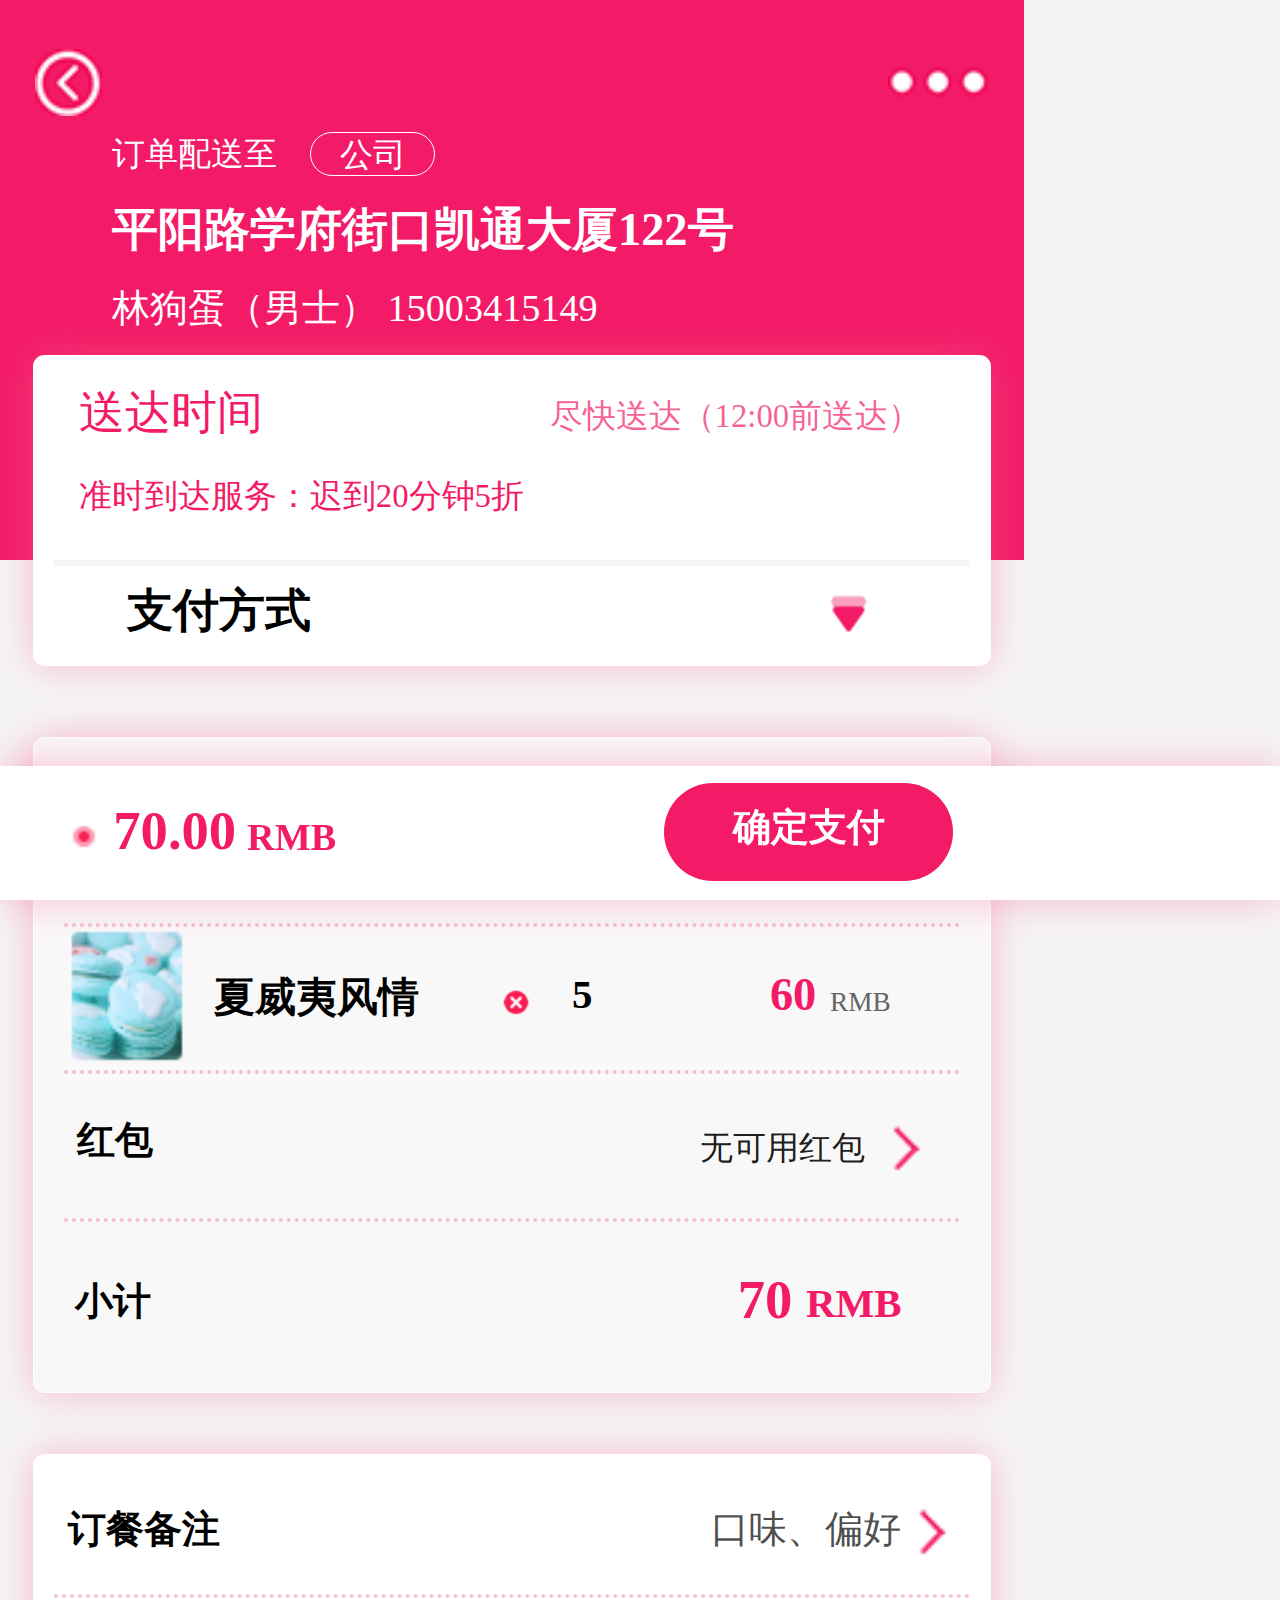
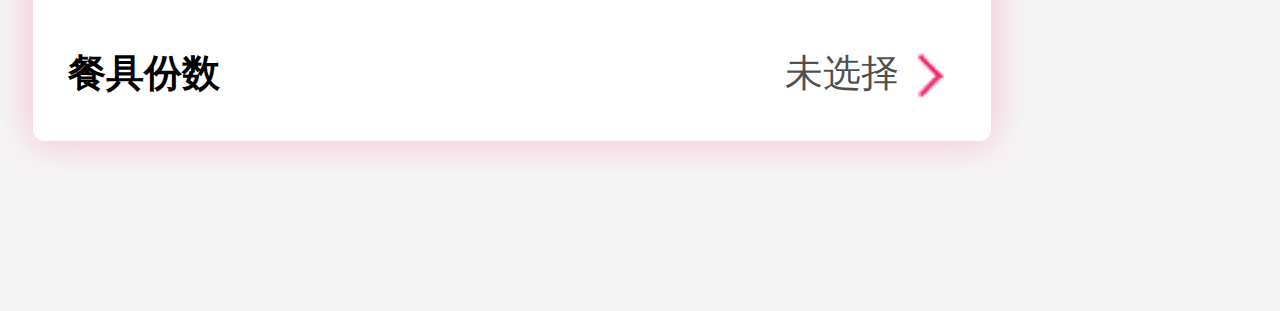
<file: sure.html>
<!DOCTYPE html>
<html lang="en">
<head>
	<meta name="viewport" content="width=device-width,initial-scale=1.0,user-scalable=no">
	<meta charset="UTF-8">
	<title>支付详情</title>
	<link rel="stylesheet" href="css/phone.css">
	<link rel="stylesheet" href="css/sure.css">
</head>
<body>
	<!-- 头部开始 -->
	<header>
		<div class="top">
			<a href="shop.html">
				<img src="img/back.png" alt="" class="back">
			</a>
			<img src="img/more.png" alt="" class="more">
		</div>
		<div class="dog">
			<div class="one">
				<p>订单配送至</p>
				<a href="">公司</a>
			</div>
			<h4>平阳路学府街口凯通大厦122号</h4>
			<p>林狗蛋（男士）  15003415149</p>
		</div>
	</header>
	<!-- 头部结束 -->
	<main>
		<div class="float">
			<div class="first">
				<p>送达时间</p>
				<a href="">尽快送达（12:00前送达）</a>
			</div>
			<p>准时到达服务：迟到20分钟5折</p>
			<div class="pay">
				<p>支付方式</p>
				<img src="img/p-done.png" alt="">
			</div>
		</div>
		

		<div class="nav">
			<div class="box-1">
				<p>柚见你</p>
			</div>
			<div class="box-2">
				<img src="img/sure-little.png" alt="">
				<p>夏威夷风情</p>
				<img src="img/sure-cuo.png" alt="" id="cuo">
				<p>5</p>
				<h6>60</h6>
				<h5>RMB</h5>
			</div>
			<div class="box-3">
				<p>红包</p>
				<h6>无可用红包</h6>
				<img src="img/sure-you.png" alt="">
			</div>
			<div class="box-4">
				<p>小计</p>
				<h4>70</h4>
				<h5>RMB</h5>
			</div>
		</div>

		<div class="ware">
			<div class="box-w">
				<p>订餐备注</p>
				<h5>口味、偏好</h5>
				<img src="img/sure-you.png" alt="">
			</div>
			<div class="box-w">
				<p>餐具份数</p>
				<h5 id="right">未选择</h5>
				<img src="img/sure-you.png" alt="">
			</div>	
		</div>
	</main>

	<footer>
		<img src="img/sure-dot.png" alt="">
		<p>70.00</p>
		<h5>RMB</h5>
		<a href="pay.html">确定支付</a>
	</footer>

</body>
</html>
</file>
<file: css/phone.css>
/*
* @Author: MAIBENBEN
* @Date:   2018-08-08 10:45:43
* @Last Modified by:   MAIBENBEN
* @Last Modified time: 2018-08-08 14:30:56
*/

@media screen and (min-width: 360px) {
	html{
		font-size: calc(360/750*100px)
	}
}
@media screen and (min-width: 375px) {
	html{
		font-size: calc(375/750*100px)
	}
}
@media screen and (min-width: 412px) {
	html{
		font-size: calc(412/750*100px)
	}
}
@media screen and (min-width: 414px) {
	html{
		font-size: calc(414/750*100px)
	}
}
@media screen and (min-width: 768px) {
	html{
		font-size: calc(768/750*100px)
	}
}
@media screen and (min-width: 1024px) {
	html{
		font-size: calc(1024/750*100px)
	}
}
</file>
<file: css/index.css>
/*
* @Author: MAIBENBEN
* @Date:   2018-08-08 14:07:16
* @Last Modified by:   MAIBENBEN
* @Last Modified time: 2018-08-16 22:02:50
*/

*{
	padding: 0;
	margin: 0;
	box-sizing: border-box;
	font-family: "苹方";
}
a{
	text-decoration: none;
}
li{
	list-style: none;
}

header{
	width: 7.5rem;
	height: 0.88rem;
	background: #f31b67;
}
header a{
	width: 0.99rem;
	height: 0.88rem;
	float: left;
	padding-left: 0.24rem;
	font-size: 0.32rem;
	color: #fff;
	text-align: center;
	line-height: 0.88rem;
}
header input{
	width: 5.06rem;
	height: 0.33rem;
	color: #fff;
	border-radius: 0.3rem;
	float: left;
	margin: 0.3rem 0 0 0.24rem;
	outline: none;
	border: none;
	background-image: url('../img/serch.png');
	background-repeat: no-repeat;
	background-size: 0.2rem;
	background-position: 0.12rem;
	padding-top: 0.08rem;
}
input::-webkit-input-placeholder{
	color: #e9e4e4;
	font-size: 0.2rem;
	padding-left: 0.4rem;
}
header .scan img{
	width: 0.57rem;
	height: 0.45rem;
	float: left;
	margin-top: 0.24rem;
	margin-left: 0.27rem;
}

.banner img{
	width: 7.5rem;
	height: 4.28rem;
}
nav ul{
	display: flex;
	flex-direction: row;
	justify-content: center;
	justify-content: space-around;
}
nav ul li{
	width: 1.3rem;
	height: 1.3rem;
	background: #fff;
	margin-right: 0.47rem;
	margin-bottom: 0.4rem;
}
nav ul li:nth-child(1){
	margin-left: 0.6rem;
}
nav ul li:nth-child(4){
	margin-right: 0.6rem;
}
nav ul .second{
	margin-bottom: 0;
}
nav ul li img{
	width: 1rem;
	display: block;
	margin: 0 auto;
}
nav ul a{
	display: flex;
	font-size:0.24rem;
	justify-content: center; 
	color: #000;
}
.title{
	width: 7.5rem;
	height: 1.16rem;
	margin-top: 0.1rem;
	margin-bottom: 0.4rem;
}
.title img{
	width: 7.5rem;
	height: 1.16rem;
}
.new{
	width: 7.5rem;
	height: 2.73rem;
	display: flex;
	flex-direction: row;
	justify-content: center;
	justify-content: space-around;
}
.new .pic{
	width: 2.32rem;
	height: 2.6rem;
}
.new .pic img{
	display: block;
	width: 2.32rem;
	height: 2.32rem;
}
.new .pic p{
	font-size: 0.20rem;
	display: flex;
	justify-content: center;
}
.details{
	width: 7.5rem;
	height: 0.68rem;
}
.details ul{
	display: flex;
	flex-direction: row;
	justify-content: center;
	justify-content: space-around;
}
.details ul li{
	width: 1.23rem;
	height: 0.38rem;
	border: 0.02rem solid #f3789e;
	border-radius: 0.30rem;
}
.details ul li p{
	display: flex;
	font-size: 0.24rem;
	justify-content: center;
}
.details ul li .first{
	color: #f3789e;
}
.list{
	width: 7.5rem;
	height: 8.1rem;
	display: flex;
	flex-direction: column;
	justify-content: center;
	justify-content: space-around;
	align-items: center;
	margin-bottom: 1rem;
}
.list .box{
	display: flex;
	width: 6.66rem;
	height: 2.04rem;
	flex-direction: row;
	justify-content: space-around;
	box-shadow: 0.05rem 0.05rem 0.15rem rgba(247, 102, 153, 0.4);
}
.list .box .left{
	width: 2.05rem;
	height: 100%;
}
.list .box .left img{
	width: 2.05rem;
	height: 100%;
}
.list .box .right{
	display: flex;
	flex-direction: column;
	width: 4.62rem;
	height: 100%;
	justify-content: space-around;
}
.list .box .right .one{
	margin-left: 0.32rem;
	width: 4.22rem;
	height: 0.30rem;
	display: flex;
	align-items: flex-start;
	justify-content: space-between;
}
.list .box .right .one p{
	display: block;
	font-size: 0.28rem;
}
.list .box .right .one img{
	display: block;
	width: 0.4rem;
	height: 0.4rem;
}
.list .box .right .two{
	margin-left: 0.32rem;
	width: 100%; 
	height: 0.20rem;
	display: flex;
	align-items: center;
}
.list .box .right .two p{
	font-size:0.24rem; 
	color: #ec5229;
}
.list .box .right .two a{
	font-size:0.22rem; 
	text-decoration: none;
	color: #000;
}
.list .box .right .three{
	width: 100%;
	margin-left: 0.32rem;
	height: 0.3rem;
	display: flex;
	align-items: center;
}
.list .box .right .three .th-f{
	display: flex;
	width: 100%;
	height: 0.22rem;
}
.list .box .right .three .th-f .dis{
	display: flex;
	width: 0.82rem;
	height: 0.32rem;
	border: 0.02rem solid #f3789e;
	border-radius: 0.32rem;
	font-size: 0.2rem;
	justify-content: center;
	align-items: center;
	color: #f3789e;
}
.list .box .right .three .th-f a{ 
	text-decoration: none;
	color: #000;
	font-size: 0.24rem;
}
.list .box .right .three .th-f img{
	width: 0.89rem;
	height: 0.22rem;
}
.list .box .right .four{
	display: flex;
	width: 100%;
	height: 0.26rem;
	margin-left: 0.32rem;
}
.list .box .right .four img{
	width: 0.32rem;
	height: 0.29rem;
}
.list .box .right .four p{ 
	color: #000;
	font-size: 0.18rem;
	font-weight: 200;
}
#i1{
	width: 0.87rem;
	height: 0.28rem;
	margin-left: 1.54rem;
}
#i3{
	width: 0.87rem;
	height: 0.28rem;
	margin-left: 0.2rem;
}
#i2{
	width: 0.87rem;
	height: 0.28rem;
	margin-left: 1.4rem;
}
footer{
	width: 7.5rem;
	height: 1rem;
	display: flex;
	justify-content: space-around;
	box-shadow: 0 0rem 0.27rem rgba(247, 102, 153, 0.4);
	position: fixed;
	bottom: 0;
	background:#fff;

}
footer ul{
	display: flex; 
	flex-direction: row;
	justify-content: space-around;
}
footer ul li{
	width: 1.4rem;
	height: 1rem;
	display: flex;
	flex-direction: column;
	margin-right: 0.4rem;
}
footer ul li:nth-child(4){
	margin-right: 0;
}
footer ul li a{
	font-size: 0.26rem;
	color: #000;
	display: flex;
	justify-content: center; 
	color: #000;
}
footer ul li img{
	width: 0.6rem;
	height: 0.6rem;
	display: block;
	margin: 0 auto;
}
</file>
<file: css/commodity.css>
/*
* @Author: MAIBENBEN
* @Date:   2018-08-15 18:56:16
* @Last Modified by:   MAIBENBEN
* @Last Modified time: 2018-08-16 21:57:47
*/
*{
	padding: 0;
	margin: 0;
	box-sizing: border-box;
	list-style: none;
	font-family: "苹方";
}
a{
	text-decoration: none;
}
i{
	font-style: normal;
}
body{
	width: 7.5rem;
	height: 23.3rem;
}
header{
	width: 7.5rem;
	height: 2.6rem;
	background: #f31b67;
	overflow: hidden;
}
header .top{
	width: 6.99rem;
	height: 0.49rem;
	margin: 0 auto;
	margin-top: 0.36rem;
	display: flex;
	justify-content: space-between;
}
header .top a{
	display: flex;
	align-items: center;
} 
header .top .back{
	width: 0.49rem;
	height: 0.49rem;
}
header .top .more{
	width: 0.74rem;
	height: 0.49rem;
}
header .yjn{
	width: 5.77rem;
	height: 1.71rem;
	margin-left: 0.74rem;
	display: flex;
	flex-direction: row;
}
header .yjn img{
	width: 1.73rem;
	height: 1.71rem;
}
header .yjn .nav{
	display: flex;
	flex-direction: column;
	justify-content: space-around;
	width: 4.04rem;
	height: 100%;
}
header .yjn .nav .one{
	display: flex;
	flex-direction: row;
}
header .yjn .nav .one p{
	font-size: 0.34rem;
	color: #fff;
}
header .yjn .nav .one img{
	width: 0.97rem;
	height: 0.39rem;
	margin-left: 2rem;
}
header .yjn .nav .two{
	display: flex;
	flex-direction: row;
	align-items: center;
}
header .yjn .nav .two p{
	font-size: 0.18rem;
	color: #fff;
}
header .yjn .nav .two img{
	width: 0.22rem;
	height: 0.22rem;
}
header .yjn .nav .four{
	display: flex;
	flex-direction: row;
}
header .yjn .nav .four p{
	font-size: 0.2rem;
	color: #fff;
}
header .yjn .nav .four .money{
	width: 0.8rem;
	height: 0.26rem;
	background: #fff;
	border-radius: 0.22rem;
	font-size:0.2rem;
	text-align: center;
	line-height: 0.26rem;
	color: #f31b67;
	margin-left: 0.5rem;
	margin-right: 0.1rem;
}
.banner{
	width: 7.02rem;
	height: 3.28rem;
	border-radius: .3rem;
	background-image: url('../img/c-banner.png');
	background-repeat: no-repeat;
	background-size: 7.02rem 3.28rem;
	margin-left: .24rem;
	margin-top: .24rem;
	box-shadow: 0 0rem 0.27rem rgba(247, 102, 153, 0.4);
	position: relative;
}

.b-dot{
	width: .74rem;
	height: .28rem;
	background: #f31b67;
	color: #fff;
	border: .02rem solid #fff;
	border-radius: .2rem;
	font-size: .18rem;
	text-align: center;
	line-height: .25rem;
	position: absolute;
	bottom: .14rem;
	right: .37rem;
}
.full{
	width: 1.5rem;
	height: .32rem;
	border: .02rem solid #f31b67;
	border-radius: .3rem;
	font-size: .18rem;
	color: #f31b67;
	background: #fff;
	margin-left: 3.7rem;
	margin-top: .28rem;
	margin-bottom: .34rem;
	text-align: center;
	line-height: .3rem;
}
.car{
	width: 7.02rem;
	height: 2.2rem;
	border-bottom: .1rem solid rgba(247, 102, 153, 0.35);
	margin-left: .24rem;
	margin-top: .32rem;
	padding-left: .17rem;
}
.car p{
	width: 5.8rem;
	height: .32rem;
	color: #898385;
	font-size: .18rem;
	line-height: .3rem;
}
.car h3{
	font-size: .28rem;
	color: #f31b67;
	font-weight: 400;
	margin-top: .28rem;
}
.car a{
	display: block;
	width: 1.64rem;
	height: .38rem;
	color: #fff;
	background: #f31b67;
	border-radius: .3rem;
	font-size: .22rem;
	text-align: center;
	line-height: .35rem;
	margin-left: 5.1rem;
}
.eva{
	width: 7.02rem;
	height: 1.04rem;
	display: flex;
	flex-direction: row;
}
.eva img{
	width: 2.34rem;
	height: .66rem;
	margin-top: .36rem;
	margin-left: .14rem;
}
.eva p{
	font-size: .2rem;
	font-weight: 400;
	color: #a29c9c;
	margin-top: .68rem;
	margin-left: .4rem;
}
.eva a{
	width: 1.16rem;
	height: 0.4rem;
	background: #f31b67;
	color: #fff;
	border-radius: .3rem;
	text-align: center;
	line-height: .4rem;
	font-size: .22rem;
	margin-left: .95rem;
	margin-top: .58rem;
}
.c-head{
	width: 7.02rem;
	height: 1.28rem;
	display: flex;
	flex-direction: row;
}
.c-head img{
	width: 1.28rem;
	height: 1.28rem;
	margin-left: .14rem;
}
.c-head p{
	font-size: .2rem;
	color: #9a9898;
	height: .38rem;
	margin-left: .2rem;
	margin-top: .37rem;
}
.pink{
	width: 5.3rem;
	height: .82rem;
	background: rgba(247, 102, 153, 0.5);
	border-radius: .2rem;
	font-size: .2rem;
	color: #fff;
	padding-left: .35rem;
	padding-top: .14rem;
	margin-left: 1.2rem;
}
.ing{
	width: 7.02rem;
	height: 2.02rem;
	display: flex;
	flex-direction: column;
	margin-bottom: .56rem;
	margin-top: .47rem;
}
.ing img{
	width: 2.38rem;
	height: .68rem;
	margin-left: .14rem;
}
.ing p{
	height: .32rem;
	color: #000;
	font-size: .2rem;
	margin-left: .24rem;
	margin-top: .1rem;

}
.rec{
	width: 7.02rem;
	height: 5.9rem;
	display: flex;
	flex-direction: row;
}
.rec .hh{
	width: 3.1rem;
	height:3.2rem;
	border-radius: .5rem;
	box-shadow: 0 0rem 0.27rem rgba(247, 102, 153, 0.4);
	overflow: hidden;
}
.rec .hh img{
	width:3.1rem;
	height: 3.2rem;
}
img{
	width: 2.96rem;
	height: .55rem;
}
.rec .pic{
	width: 3.5rem;
	height: 4.8rem;
	display: flex;
	flex-direction: column;
	text-align: center;
	margin-left: .4rem;
}
.rec .pic h2{
	color: #000;
	font-size: .28rem;
	margin-top: .28rem;
}
.rec .pic h3{
	color: #6e6b6b;
	font-size: .18rem;
	font-weight: 400;
	margin-top: .1rem;
}
.rec .pic p{
	font-size: .3rem;
	color: #f31b67;
	font-weight: 600;
	margin-top: .12rem;
}

footer{
	width: 100%;
	height: 1.02rem;
	background: #fff;
	position: fixed;
	bottom: 0;
	box-shadow: 0 0rem 0.27rem rgba(247, 102, 153, 0.4);
	display: flex;
	flex-direction: row;
}
footer .zi{
	width: 1.8rem;
	height: 0.6rem;
	display: flex;
	flex-direction: column;
	margin-left: 1.68rem;
}
footer .zi p{
	display: block;
	font-size: 0.24rem;
}
footer .zi p:nth-child(1){
	padding-top: 0.16rem;
}
footer img{
	width: 1.13rem;
	height: 1.13rem;
	position: fixed;
	bottom: 0.24rem;
	left: 0.57rem;
}
footer a{
	width: 1.87rem;
	height: .77rem;
	color: #fff;
	border: .05rem solid #828181;
	background: #a09d9d;
	border-radius: .5rem;
	font-size: .24rem;
	line-height: .66rem;
	position: fixed;
	bottom: .14rem;
	right: .4rem;
	padding-left: .5rem;
}
#dot-all{
	width: .2rem;
	height: .2rem;
	margin-left: 4.94rem;
	margin-bottom: .2rem;
}
</file>
<file: css/login.css>
/*
* @Author: MAIBENBEN
* @Date:   2018-08-15 11:22:30
* @Last Modified by:   MAIBENBEN
* @Last Modified time: 2018-08-16 21:53:27
*/
*{
	padding: 0;
	margin: 0;
	box-sizing: border-box;
	list-style: none;
	font-family: "苹方";
}
a{
	text-decoration: none;
}
i{
	font-style: normal;
}
main{
	width: 7.5rem;
	height: 13.34rem;
	background-image: url('../img/login-bg.png');
	background-size: 7.5rem 14.27rem;
	position: relative;
}
#zc{
	width: 1.86rem;
	height: .62rem;
	border: 0.01rem solid #fff;
	border-radius: .6rem;
	background: #fff;
	color: #f31b67;
	font-size: .3rem;
	font-weight: 600;
	text-align: center;
	line-height: .6rem;
	position: absolute;
	top: .44rem;
	right: .36rem;
}
#head{
	margin-left: 2.3rem;
	margin-top: 5.3rem;
}
main .nav{
	width: 7.02rem;
	height: 1rem;
	display: flex;
	flex-direction: column;
}
main .nav img{
	margin-left: 1rem;
	width: 1.38rem;
	height: .24rem;
}
main .nav .one{
	width: 5.2rem;
	height: 100%;
	margin-left: 1rem;
	border-bottom: .03rem dotted rgba(242, 100, 150, 0.4);
	display: flex;
	flex-direction: row;
}
main .nav .one img{
	margin-left: 0;
	width: .5rem;
	height: .5rem;
}
.forget{
	font-size: .12rem;
	width: 2.6rem;
	color: #f31b67;
	font-weight: 600;
	margin-top: .1rem;
}
.name{
	font-size: .12rem;
	width: 2.2rem;
	color: #f31b67;
	font-weight: 600;
	margin-top: .1rem;
}
.password{
	font-size: .12rem;
	width: 2.26rem;
	color: #f31b67;
	font-weight: 600;
	margin-top: .1rem;
}
.false_n{
	width: 3.6rem;
	height: 3.6rem;
	margin-top: -.08rem;
	display: none;
}
.false_p{
	width: 3.6rem;
	height: 3.6rem;
	margin-top: -.08rem;
	display: none;
}
main .nav .one input{
	width: 2.2rem;
	height: .24rem;
	border: none;
	border-bottom: .02rem solid rgba(0, 0, 0, 0.1);
	margin-top: .16rem;
	margin-left: .1rem;
	outline: none;
}

#two{
	margin-top: .24rem;
	width: 100%;
}
#two .one{
	border: 0;
}
#three{
	height: .4rem;
}
#three p{
	font-size: .22rem;
	margin-left: .1rem;
}
#three .one{
	border: 0;
}
main a{
	width: 2.6rem;
	height: .6rem;
	background: #3d3d3d;
	color: rgba(255, 255, 255, 0.6);
	font-size: .24rem;
	border: .01rem solid #3d3d3d;
	border-radius: .5rem;
	margin-left: 2.4rem;
	margin-top: .1rem;
	display: block;
	text-align: center;
	line-height: .6rem;
}
#sj{
	margin-left: 2rem;
	display: block;
}
footer{
	width: 100%;
	display: flex;
	flex-direction: row;
	justify-content: space-around;
	padding: 0 .8rem;

}
.over{
	background:#f31b67 ;
	color: white;
	border: .01rem solid #f31b67;
}
</file>
<file: css/over.css>
/*
* @Author: MAIBENBEN
* @Date:   2018-08-16 20:33:17
* @Last Modified by:   MAIBENBEN
* @Last Modified time: 2018-08-16 21:46:21
*/
*{
	padding: 0;
	margin: 0;
	box-sizing: border-box;
	list-style: none;
	font-family: "苹方";
}
a{
	text-decoration: none;
}
i{
	font-style: normal;
}
header{
	width: 7.5rem;
	height: 1.2rem;
	background: #f31b67;
	display: flex;
	flex-direction: row;
}
header img{
	width: 3.6rem;
	height: .82rem;
	margin-left: 1.15rem;
	margin-top: .26rem;
}
#back{
	display: block;
	margin-top: .36rem;
	width: 0.5rem;
	height: 0.5rem;
	margin-left: .24rem;
}
.shop{
	width: 7.02rem;
	height: 2.78rem;
	border-radius: .1rem;
	box-shadow: 0 0rem 0.27rem rgba(247, 102, 153, 0.4);
	margin: 0 auto;
	margin-top: .24rem;
	display: flex;
	flex-direction: row;
}
.shop img{
	width: 1.7rem;
	height: 2.3rem;
	margin-left: .24rem;
	margin-top: .24rem;
}
.shop .zi{
	display: flex;
	flex-direction: row;
}
.shop .zi img{
	width: .2rem;
	height: .2rem;
	margin-left: .22rem;
	margin-top: 1rem;
}
.shop .zi h2{
	font-size: .4rem;
	font-weight: 600;
	color: #f31b67;
	margin-top: .8rem;
	margin-left: .1rem;
}
.shop .zi h3{
	font-size: .28rem;
	font-weight: 600;
	color: #f31b67;
	margin-top: .9rem;
	margin-left: .05rem;
}
.shop p{
	font-size: .28rem;
	font-weight: 200;
	color: #f31b67;
	margin-top: .2rem;
	margin-left: .22rem;
}
img{
	width: 7.02rem;
	height: 3.95rem;
	margin-top: .05rem;
	margin-left: .24rem;
}
p{
	color: #3a414a;
	font-size: .34rem;
	font-weight: 600;
	margin-left: 3.1rem;
	margin-top: .1rem;
}
h2{
	font-weight: 500;
	font-size: .3rem;
	color: rgba(243, 27, 103, 0.4);
	margin-left: 2.4rem;
	margin-top: -.05rem;

}
.box{
	width: 7.02rem;
	height: 1rem;
	margin-left: .24rem;
	display: flex;
	flex-direction: row;
}
.box a{
	color: #fff;
	background: #f31b67;
	border-radius: .7rem;
	font-size: .28rem;
	text-align: center;
	line-height: .78rem;
	width: 2.26rem;
	height: .78rem;
	display: block;
	margin-left: .9rem;
	margin-top: 1.1rem;
	box-shadow: .05rem 0rem 0.24rem rgba(247, 102, 153, 0.55);
	margin-bottom: .8rem;
}
.box a:nth-child(2){
	margin-left: .66rem;
}
.rec{
	width: 7.02rem;
	height: 5rem;
	display: flex;
	flex-direction: row;
}
.rec .hh{
	width: 3.1rem;
	height:3.2rem;
	border-radius: .5rem;
	box-shadow: 0 0rem 0.27rem rgba(247, 102, 153, 0.4);
	overflow: hidden;
}
.rec .hh img{
	width:3.1rem;
	height: 3.2rem;
	margin-left: 0;
	margin-top: 0;
}
#xq{
	width: 2.96rem;
	height: .55rem;
	margin-top: 1.64rem;
}
.rec .pic{
	width: 3.5rem;
	height: 4.8rem;
	display: flex;
	flex-direction: column;
	text-align: center;
	margin-left: .4rem;
}
.rec .pic h2{
	color: #000;
	font-size: .28rem;
	margin-top: .28rem;
	margin-left: 0;
}
.rec .pic h3{
	color: #6e6b6b;
	font-size: .18rem;
	font-weight: 400;
	margin-top: .1rem;
	margin-left: 0;
}
.rec .pic p{
	font-size: .3rem;
	color: #f31b67;
	font-weight: 600;
	margin-top: .12rem;
	margin-left: 0;
}
</file>
<file: css/pay.css>
/*
* @Author: MAIBENBEN
* @Date:   2018-08-15 23:09:31
* @Last Modified by:   MAIBENBEN
* @Last Modified time: 2018-08-16 21:55:59
*/
*{
	padding: 0;
	margin: 0;
	box-sizing: border-box;
	list-style: none;
	font-family: "苹方";
}
a{
	text-decoration: none;
}
i{
	font-style: normal;
}
body{
	height: 13.34rem;
}
header{
	width: 7.5rem;
	height: 1.2rem;
	background: #f31b67;
	display: flex;
	flex-direction: row;
}
header img{
	width: 3.6rem;
	height: .82rem;
	margin-left: 1.15rem;
	margin-top: .26rem;
}
#back{
	display: block;
	margin-top: .36rem;
	width: 0.5rem;
	height: 0.5rem;
	margin-left: .24rem;
}
.bank{
	width: 6.12rem;
	height: 1.1rem;
	background: #f31b67;
	border-radius: .1rem;
	margin: 0 auto;
	margin-top: .26rem;
	display: flex;
	flex-direction: row;
}
.bank img{
	width: .7rem;
	height: .7rem;
	margin-left: .28rem;
	margin-top: .18rem;
}
.bank .card p{
	font-size: .26rem;
	color: #fff;
	height: .3rem;
	margin-left: .1rem;
	margin-top: .1rem;
}
.money{
	width: 5.6rem;
	height: 1.8rem;
	border-bottom: .05rem dotted #f31b67;
	margin: 0 auto;
	text-align: center;
}
.money h6{
	font-size: .28rem;
	font-weight: 600;
	color: #000;
}
.money .seven{
	display: flex;
	flex-direction: row;
}
.money .seven h2{
	color: #000;
	font-size: .48rem;
	margin-top: .5rem;
	margin-left: 1.66rem
}
.money .seven h3{
	color: #f34b67;
	font-size: .34rem;
	margin-top: .64rem;
	margin-left: .1rem;
}
.money p{
	color: #000;
	font-size: .28rem;
	font-weight: 600;
}.pay{
	text-align: center;
	margin-top: .7rem;
}
.pay h3{
	font-size: .28rem;
	font-weight: 600;
	color: #3a414a;
}
.pay p{
	font-size: .28rem;
	color: rgba(243, 27, 103, 0.5);
}
img{
	width: 3.3rem;
	height: 5.3rem;
	margin-left: 2.2rem;
}
footer p{
	font-size: .26rem;
	font-weight: 800;
	color: rgba(243, 27, 103, 0.6);
	margin-left: 3.12rem;
}
footer h2{
	font-size: .28rem;
	font-weight: 600;
	color: #f31b67;
	margin-left: 2.32rem;
}
</file>
<file: css/register.css>
/*
* @Author: MAIBENBEN
* @Date:   2018-08-15 11:22:30
* @Last Modified by:   MAIBENBEN
* @Last Modified time: 2018-08-16 21:54:57
*/
*{
	padding: 0;
	margin: 0;
	box-sizing: border-box;
	list-style: none;
	font-family: "苹方";
}
a{
	text-decoration: none;
}
i{
	font-style: normal;
}
main{
	width: 7.5rem;
	height: 13.34rem;
	background-image: url('../img/login-bg.png');
	background-size: 7.5rem 14.27rem;
	position: relative;
	padding-top: 8.5rem;
}
#zc{
	width: 1.86rem;
	height: .62rem;
	border: 0.01rem solid #fff;
	border-radius: .6rem;
	background: #fff;
	color: #f31b67;
	font-size: .3rem;
	font-weight: 600;
	text-align: center;
	line-height: .6rem;
	position: absolute;
	top: .44rem;
	right: .36rem;
}
#head{
	margin-left: 2.3rem;
	margin-top: 5.3rem;
}
main .nav{
	width: 7.02rem;
	height: 1rem;
	display: flex;
	flex-direction: column;
}
main .nav img{
	margin-left: 1rem;
	width: 1.38rem;
	height: .24rem;
}
main .nav .one{
	width: 100%;
	height: 100%;
	margin-left: 1rem;
	border-bottom: .03rem dotted rgba(242, 100, 150, 0.4);
	display: flex;
	flex-direction: row;
}
main .nav .one img{
	margin-left: 0;
	width: .5rem;
	height: .5rem;
}
.pull{
	font-size: .12rem;
	width: 2.2rem;
	color: #f31b67;
	font-weight: 600;
	margin-top: .1rem;
}
.name{
	font-size: .12rem;
	width: 2.2rem;
	color: #f31b67;
	font-weight: 600;
	margin-top: .1rem;
}
.password{
	font-size: .12rem;
	width: 2.26rem;
	color: #f31b67;
	font-weight: 600;
	margin-top: .1rem;
}
main .nav .one input{
	width: 2.2rem;
	height: .24rem;
	border: none;
	border-bottom: .02rem solid rgba(0, 0, 0, 0.1);
	margin-top: .16rem;
	margin-left: .1rem;
	outline: none;
}
main .nav .two{
	width: 100%;
	height: 100%;
	margin-left: 1rem;
	border-bottom: .03rem dotted rgba(242, 100, 150, 0.4);
	display: flex;
	flex-direction: row;
}
main .nav .two img{
	margin-left: 0;
	width: .5rem;
	height: .5rem;
}
main .nav .two input{
	width: 2.2rem;
	height: .24rem;
	border: none;
	border-bottom: .02rem solid rgba(0, 0, 0, 0.1);
	margin-top: .16rem;
	outline: none;
	margin-left: -3.7rem;
}
.false_n{
	width: 3.6rem;
	height: 3.6rem;
	margin-top: -.08rem;
	display: none;
}
.false_p{
	width: 3.6rem;
	height: 3.6rem;
	margin-top: -.08rem;
	display: none;
}
#two{
	margin-top: .24rem;
	width: 100%;
}
#two .one input{
	width: 1.6rem;
}
.two p{
	width: 1.4rem;
	height: .44rem;
	border: .01rem solid #f31b67;
	border-radius: .04rem;
	background: #f31b67;
	color: #fff;
	text-align: center;
	line-height: .4rem;
	margin-left:2.4rem;
	margin-top: 0;

}
#three{
	margin-top: .24rem;
}
#three .one{
	border: 0;
}
.none{
	width: 2.6rem;
	height: .6rem;
	background: #3d3d3d;
	color: rgba(255, 255, 255, 0.6);
	font-size: .24rem;
	border: .01rem solid #3d3d3d;
	border-radius: .5rem;
	margin-left: 2.4rem;
	margin-top: .1rem;
	display: block;
	text-align: center;
	line-height: .6rem;
}
.over{
	background:#f31b67 ;
	color: white;
	border: .01rem solid #f31b67;
}
</file>
<file: css/shop.css>
/*
* @Author: MAIBENBEN
* @Date:   2018-08-09 09:41:40
* @Last Modified by:   MAIBENBEN
* @Last Modified time: 2018-08-16 21:58:40
*/

*{
	padding: 0;
	margin: 0;
	box-sizing: border-box;
	list-style: none;
	font-family: "苹方";
}
a{
	text-decoration: none;
}
i{
	font-style: normal;
}
header{
	width: 7.5rem;
	height: 2.6rem;
	background: #f31b67;
	overflow: hidden;
}
header .top{
	width: 6.99rem;
	height: 0.49rem;
	margin: 0 auto;
	margin-top: 0.36rem;
	display: flex;
	justify-content: space-between;
}
header .top a{
	display: flex;
	align-items: center;
} 
header .top .back{
	width: 0.49rem;
	height: 0.49rem;
}
header .top .more{
	width: 0.74rem;
	height: 0.49rem;
}
header .yjn{
	width: 5.77rem;
	height: 1.71rem;
	margin-left: 0.74rem;
	display: flex;
	flex-direction: row;
}
header .yjn img{
	width: 1.73rem;
	height: 1.71rem;
}
header .yjn .nav{
	display: flex;
	flex-direction: column;
	justify-content: space-around;
	width: 4.04rem;
	height: 100%;
}
header .yjn .nav .one{
	display: flex;
	flex-direction: row;
}
header .yjn .nav .one p{
	font-size: 0.34rem;
	color: #fff;
}
header .yjn .nav .one img{
	width: 0.97rem;
	height: 0.39rem;
	margin-left: 2rem;
}
header .yjn .nav .two{
	display: flex;
	flex-direction: row;
	align-items: center;
}
header .yjn .nav .two p{
	font-size: 0.18rem;
	color: #fff;
}
header .yjn .nav .two img{
	width: 0.22rem;
	height: 0.22rem;
}
header .yjn .nav .four{
	display: flex;
	flex-direction: row;
}
header .yjn .nav .four p{
	font-size: 0.2rem;
	color: #fff;
}
header .yjn .nav .four .money{
	width: 0.8rem;
	height: 0.26rem;
	background: #fff;
	border-radius: 0.22rem;
	font-size:0.2rem;
	text-align: center;
	line-height: 0.26rem;
	color: #f31b67;
	margin-left: 0.5rem;
	margin-right: 0.1rem;
}
.pic{
	display: flex;
	width: 100%;
	height: 0.48rem;
	justify-content: space-around;
	align-items: center;
}
.pic .style-l{
	width: 0.3rem;
	height: 0.1rem;
	border-radius: 0.1rem;
	background: #f31b67;
	margin-left: 1.1rem;
}
.pic .style-r{
	width: 0.3rem;
	height: 0.1rem;
	border-radius: 0.1rem;
	background: #f31b67;
	margin-right: 1.1rem;
}
.pic p{
	font-size:0.2rem;
	color: #f31b67;
}
.pic-p{
	width: 100%;
	height: 1.28rem;
}
.pic-p img{
	width: 7.5rem;
	height: 1.28rem;
}
main{
	width:7.5rem;
	height: 100%;
	display: flex;
	flex-direction: row;
}
main .left{
	width: 2rem;
	height: 6.3rem;
	background: #f1eeee;
}
main .left ul{
	display: flex;
	flex-direction: column;
}
main .left ul li{
	display: flex;
	width: 100%;
	height: 0.9rem;
	font-size: 0.28rem;
	color: #f31b67;
	flex-direction: row;
	align-items: center;
	justify-content: center;
}
main .right{
	width: 5.5rem;
	height: 8.2rem;
	background: #fff;
	display: flex;
	flex-direction: column;
	justify-content: space-around;
	margin-left: 0.17rem;
	margin-bottom: 1.1rem;
}

main .right .box{
	width: 5.1rem;
	height: 1.78rem;
	background: #fff;
	box-shadow: 0 0rem 0.27rem rgba(247, 102, 153, 0.4);
	display: flex;
	flex-direction: row;
}
main .right .box .r{
	width: 3.74rem;
	height: 100%;
	display: flex;
	flex-direction: column;
	justify-content: space-around;
}
main .right .box .r .one{
	margin-left: 0.2rem;
	width: 100%;
	height: 0.30rem;
	display: flex;
	position: relative;
}
main .right .box .r .one p{
	display: block;
	width: 100%;
	font-size: 0.28rem;
}
.more_shop{
	display: block;
	width: 0.38rem;
	height: 0.38rem;
	position: absolute;
	right: 0.36rem;
}
.minus{
	display: none;
	width: 0.38rem;
	height: 0.38rem;
	position: absolute;
	right: 1.1rem;

}
main .right .box .r span{
	display: block;
	font-size: 0.28rem;
	margin-left: 0.2rem; 
	color: #f31b67;
}
.number{
	width:.4rem;
	height: .4rem;
	color: #000000;
	font-size: .12rem;
	position: absolute;
	right: .6rem;
}
main .right .box .r .three{
	display: flex;
	flex-direction: row;
	margin-left: 0.2rem;
}
main .right .box .r .three p{
	width: 1rem;
	display: flex;
	font-size: 0.2rem;
	color: #000;
	align-items: center;
}
#pink{
	color: #f31b67;
	font-size: 0.22rem;
	margin-left: 0.46rem;
}
main .right .box .r .four{
	display: flex;
	flex-direction: row;
	position: relative;
}
main .right .box .r .four img{
	display: block;
	width: 0.32rem;
	height: 0.29rem;
	margin-right: .1rem;
	margin-left: 0.2rem;
}
main .right .box .r .four p{
	font-size: 0.2rem;
	color: #000;
	line-height: 0.34rem;
}
main .right  .box .r .four .choose{
	display: flex;
	width: 0.82rem;
	height: 0.32rem;
	border-radius: 0.32rem;
	font-size: 0.2rem;
	justify-content: center;
	align-items: center;
	background: #f31b67;
	color: #fff;
	position: absolute;
	right: 0.14rem;
	bottom: 0.03rem;
}
footer{
	width: 100%;
	height: 1.02rem;
	background: #fff;
	position: fixed;
	bottom: 0;
	box-shadow: 0 0rem 0.27rem rgba(247, 102, 153, 0.4);
	display: flex;
	flex-direction: row;
}
footer .zi{
	width: 1.8rem;
	height: 0.6rem;
	display: flex;
	flex-direction: column;
	margin-left: 1.68rem;
}
footer .zi p{
	display: block;
	font-size: 0.24rem;
}
footer .zi p:nth-child(1){
	padding-top: 0.16rem;
}
footer span{
	color: #f31b67;
	margin-left: .1rem;
	margin-right: .1rem;
}
footer img{
	width: 1.13rem;
	height: 1.13rem;
	position: fixed;
	bottom: 0.24rem;
	left: 0.57rem;
}
footer a{
	width: 1.87rem;
	height: .77rem;
	color: #fff;
	border: .05rem solid #828181;
	background: #a09d9d;
	border-radius: .5rem;
	font-size: .24rem;
	line-height: .66rem;
	position: fixed;
	bottom: .14rem;
	right: .4rem;
	padding-left: .5rem;
}
#dot-all{
	width: .2rem;
	height: .2rem;
	margin-left: 4.94rem;
	margin-bottom: .2rem;
}
.fire{
	width: 1.87rem;
	height: .77rem;
	color: #fff;
	border: .05rem solid #fa518d;
	background: #f31b67;
	border-radius: .5rem;
	font-size: .24rem;
	line-height: .66rem;
	position: fixed;
	bottom: .14rem;
	right: .4rem;
	padding-left: .5rem;
}
.yes{
	display: none;
}
</file>
<file: css/sure.css>
/*
* @Author: MAIBENBEN
* @Date:   2018-08-14 18:19:05
* @Last Modified by:   MAIBENBEN
* @Last Modified time: 2018-08-16 21:59:43
*/
*{
	padding: 0;
	margin: 0;
	box-sizing: border-box;
	list-style: none;
	font-family: "苹方";
}
a{
	text-decoration: none;
}
i{
	font-style: normal;
}

body{
	position: relative;
	background: #f5f4f4;
}
header{
	width: 7.5rem;
	height: 4.1rem;
	background: #f31b67;
	padding-top: 0.36rem;
}
header .top{
	width: 6.99rem;
	height: 0.49rem;
	margin: 0 auto;
	display: flex;
	justify-content: space-between;
}
header .top a{
	display: flex;
	align-items: center;
} 
header .top .back{
	width: 0.49rem;
	height: 0.49rem;
}
header .top .more{
	width: 0.74rem;
	height: 0.49rem;
}

header .dog{
	width: 7rem;
	height: 1.6rem;
	margin: 0.12rem .24rem 0;
	padding-left: .58rem;
}
header .dog h4{
	font-size: .34rem;
	color: #fff;
	margin-top: .14rem;
	margin-bottom: .16rem;
}
header .dog p{
	font-size: .28rem;
	color: #fff;
	font-weight: 200;
}
header .dog .one{
	width: 100%;
	height: .34rem;
	display: flex;
	flex-direction: row;
}
header .dog .one p{
	height: 100%;
	color: #fff;
	font-size: .24rem;
}
header .dog .one a{
	font-size: .24rem;
	width: .92rem;
	height: .32rem;
	border: 1px solid #fff;
	border-radius: .32rem;
	text-align: center;
	color: #fff;
	margin-left: .24rem;
}

main{
	width: 100%;
	height: 8.6rem;
	padding-bottom: .98rem;
	background: #f5f4f4;
}
.float{
	width: 7.02rem;
	height: 2.28rem;
	background: #fff;
	position: absolute;
	top: 2.6rem;
	left: .24rem;
	box-shadow: 0 0rem 0.27rem rgba(247, 102, 153, 0.4);
	border: 1px solid #fff;
	border-radius: .08rem;
}
.float p{
	font-size: .24rem;
	color: #f31b67;
	margin-left: .33rem;
}
.float .first{
	width: 100%;
	display: flex;
	flex-direction: row;
	padding-top: .18rem;
	margin-bottom: .22rem;
}
.float .first p{
	font-size: .34rem;
	color: #f31b67;
}
.float .first a{
	font-size: .24rem;
	color: rgba(243, 27, 103, 0.7);
	margin-left: 2.1rem;
	margin-top: .1rem;
}
.float .pay{
	width: 6.7rem;
	height: .9rem;
	border-top: .05rem solid #f5f4f4;
	margin-left: .15rem;
	margin-top: .3rem;
	display: flex;
	flex-direction: row;
	padding-left: .2rem;
}
.float .pay p{
	font-size: .34rem;
	font-weight: 800;
	color: #000;
	margin-top: .1rem;
}
.float .pay img{
	height: .52rem;
	margin-left: 3.6rem;
	margin-top: .1rem;
}

.nav{
	width: 7.02rem;
	height: 4.8rem;
	margin-top: 1.3rem;
	background: #f9f8f8;
	margin-left: .24rem;
	box-shadow: 0 0rem 0.27rem rgba(247, 102, 153, 0.4);
	border: 1px solid #fff;
	border-radius: .08rem;
	padding: .3rem .22rem;

}
.nav .box-1,.box-2,.box-3{
	width: 100%;
	height: 1.08rem;
	border-bottom: .03rem dotted rgba(242, 100, 150, 0.4);
	display: flex;
	flex-direction: row;
}
.nav .box-1 p{
	font-size: .34rem;
	color: #000;
	padding-top: .2rem;
	padding-left: .4rem;
	font-weight: 700;
}

.nav .box-2 p{
	font-size: .3rem;
	font-weight: 600;
	color: #000;
	margin-top: .32rem;
	margin-left: .2rem;
}
#cuo{
	height: .22rem;
	width: .22rem;
	margin-top: .45rem;
	margin-left: .6rem;
	margin-right: .1rem;
}
.nav .box-2 h6{
	font-size: .34rem;
	font-weight: 700;
	color: #f31b67;
	margin-top: .3rem;
	margin-left: 1.3rem;
}
.nav .box-2 h5{
	font-size: .2rem;
	font-weight: 400;
	color: #646464;
	margin-top: .44rem;
	margin-left: .1rem;
}
.nav .box-3 p{
	font-size: .28rem;
	color: #000;
	font-weight: 700;
	margin-top: .3rem;
	margin-left: .1rem
}
.nav .box-3 img{
	width: .4rem;
	height: .4rem;
	margin-top: .34rem;
	margin-left: .08rem;
}
.nav .box-3 h6{
	font-size: .24rem;
	color: rgba(0, 0, 0, 0.9);
	font-weight: 300;
	margin-top: .38rem;
	margin-left: 4rem;
}
.nav .box-4{
	display: flex;
	flex-direction: row;
}
.nav .box-4 p{
	font-size: .28rem;
	color: #000;
	font-weight: 700;
	margin-top: .4rem;
	margin-left: .08rem;
}
.nav .box-4 h4{
	font-size: .4rem;
	color: #f31b67;
	font-weight: 700;
	margin-top: .34rem;
	margin-left: 4.3rem;
}
.nav .box-4 h5{
	font-size: .3rem;
	color: #f31b67;
	font-weight: 700;
	margin-top: .42rem;
	margin-left: .1rem;
}

.ware{
	width: 7.02rem;
	height: 2.1rem;
	margin-top: .45rem;
	background: #fff;
	margin-left: .24rem;
	box-shadow: 0 0rem 0.27rem rgba(247, 102, 153, 0.4);
	border: 1px solid #fff;
	border-radius: .08rem;
	padding: 0 .15rem;
}
.ware .box-w{
	width: 100%;
	height: 1.05rem;
	border-bottom: .03rem dotted rgba(242, 100, 150, 0.4);
	display: flex;
	flex-direction: row;
}
.ware .box-w p{
	font-size: .28rem;
	font-weight: 700;
	color: #000;
	margin-left: .1rem;
	margin-top: .36rem;
}
.ware .box-w h5{
	font-size: .28rem;
	color: rgba(0, 0, 0, 0.7);
	font-weight: 400;
	margin-top: .36rem;
	margin-left: 3.6rem;
}
.ware .box-w img{
	width: .4rem;
	height: .4rem;
	margin-top: .36rem;
}
#right{
	margin-left: 4.14rem;
}
.ware .box-w:nth-child(2){
	border: 0;
}





footer{
	width: 100%;
	height: .98rem;
	background: #fff;
	box-shadow: 0 0rem 0.27rem rgba(247, 102, 153, 0.4);
	position: fixed;
	bottom: 0;
	display: flex;
	flex-direction: row;
}
footer img{
	width: .23rem;
	height: .23rem;
	margin-top: .4rem;
	margin-left: .5rem;
}
footer p{
	font-size: .4rem;
	font-weight: 800;
	color: #f31b67;
	margin-top: .24rem;
	margin-left: .1rem;
}
footer h5{
	font-size: .28rem;
	font-weight: 800;
	color: #f31b67;
	margin-top: .36rem;
	margin-left: .08rem;
}
footer a{
	width: 2.12rem;
	height: .72rem;
	background: #f31b67;
	border: .02rem solid rgba(248, 27, 80, .46);
	border-radius: .7rem;
	font-weight: 600;
	font-size: .28rem;
	color: #fff;
	margin-top: .12rem;
	margin-left: 2.4rem;
	text-align: center;
	line-height: .62rem;
}
</file>
